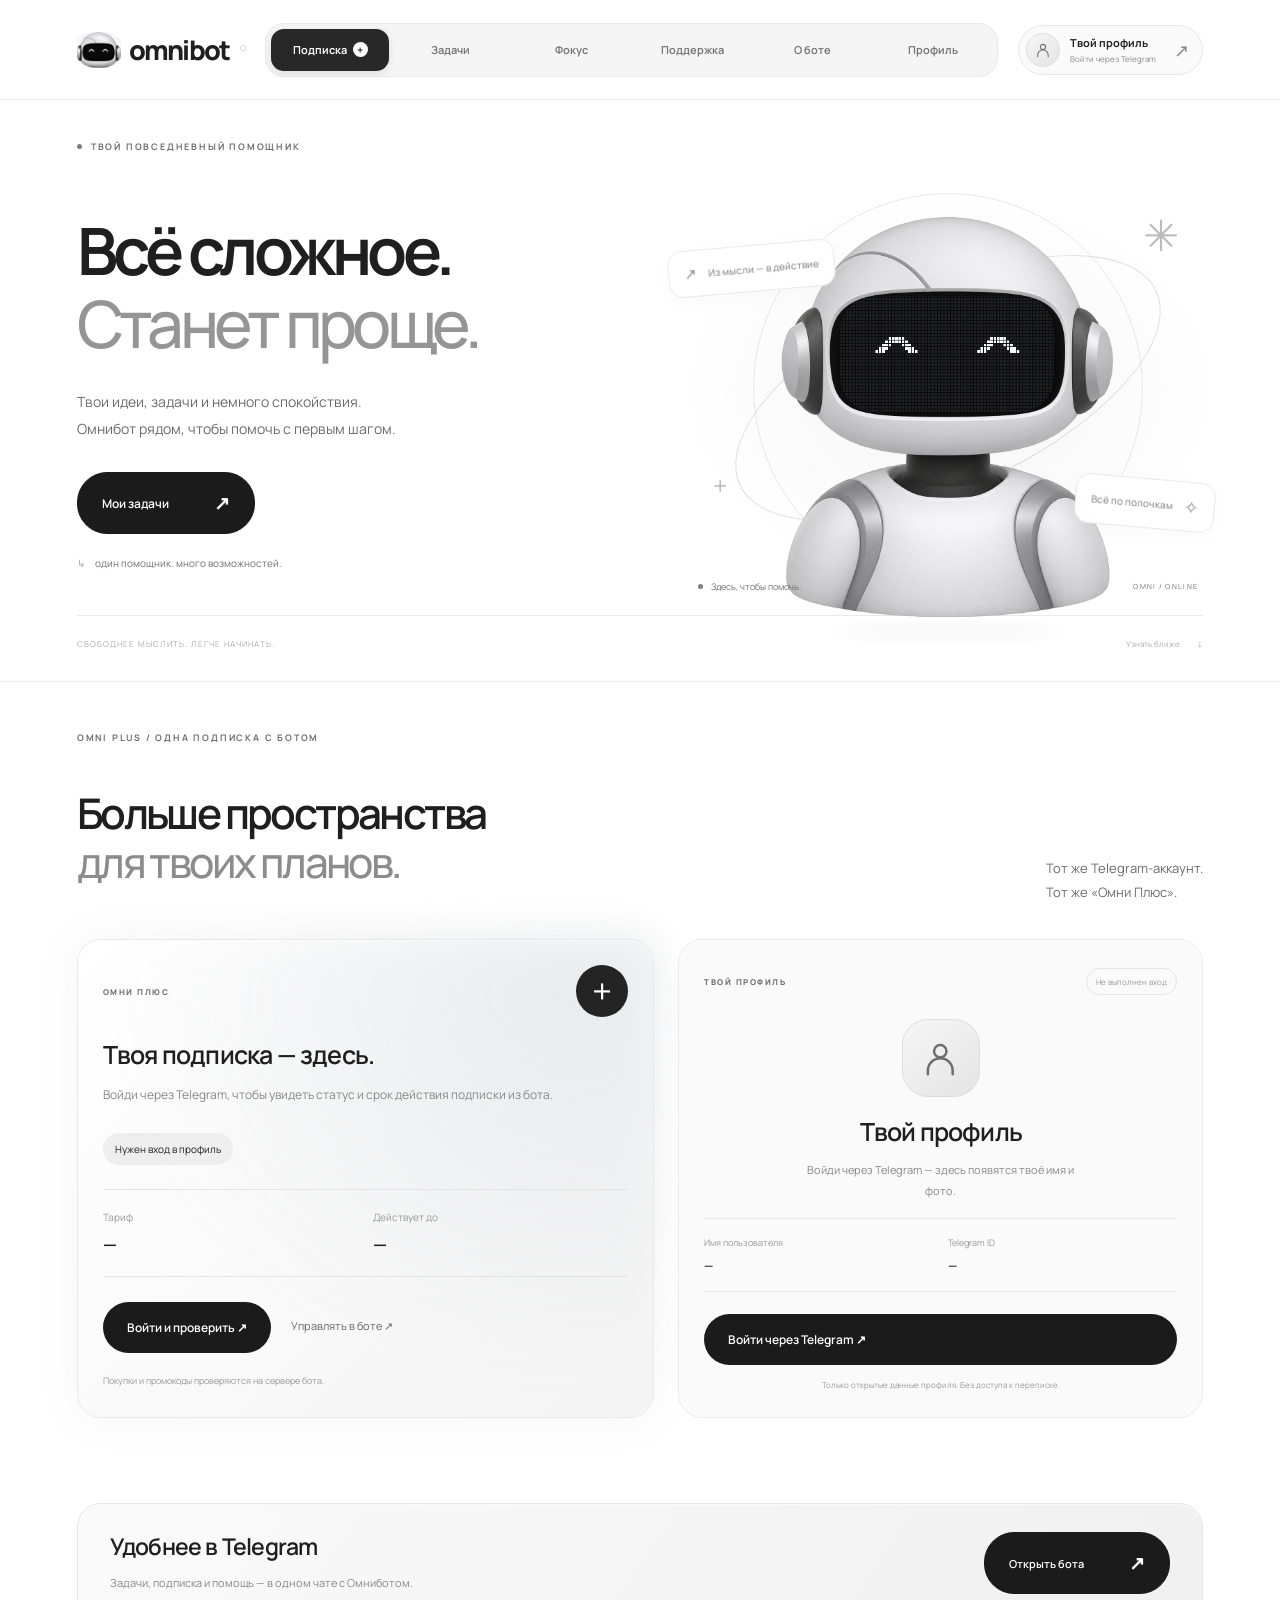
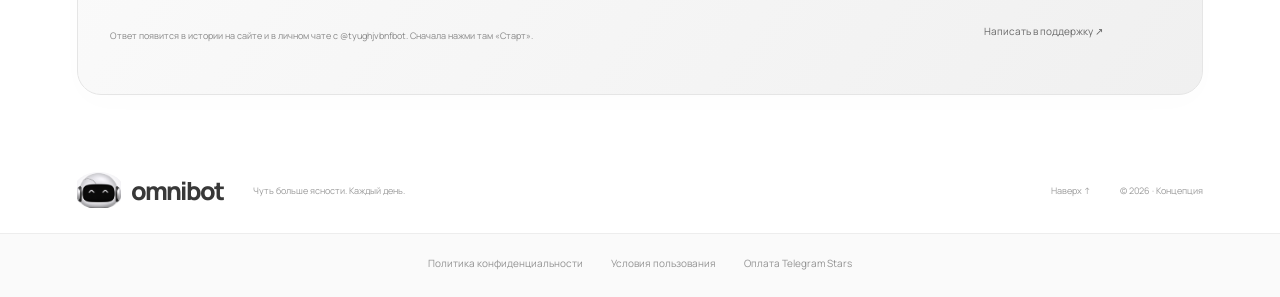
<file: index.html>
<!doctype html><html lang="ru"><head><meta charset="UTF-8"><meta name="viewport" content="width=device-width,initial-scale=1"><meta name="theme-color" content="#f7f7f8"><meta name="description" content="Omnibot — твой повседневный помощник. Доска дел, идеи и фокус в одном спокойном пространстве."><title>Omnibot — сложное станет проще</title><link rel="preconnect" href="https://fonts.googleapis.com"><link rel="preconnect" href="https://fonts.gstatic.com" crossorigin><link rel="stylesheet" href="https://fonts.googleapis.com/css2?family=Manrope:wght@400;500;600;700;800&display=swap"><link rel="stylesheet" href="style.css?v=omni-silent-11"><link rel="stylesheet" href="interactions.css?v=omni-silent-11"><link rel="stylesheet" href="profile.css?v=omni-silent-11"><link rel="stylesheet" href="account.css?v=omni-silent-11"><link rel="stylesheet" href="categories.css?v=omni-silent-11"><link rel="icon" type="image/png" href="assets/omnibot-avatar.png"><link rel="stylesheet" href="brand.css?v=omni-silent-11"></head><body><div class="reading-progress" aria-hidden="true"><span></span></div>
<header><a class="logo" href="#"><span class="mini-bot" aria-hidden="true"><img class="brand-robot-image" src="assets/omnibot-avatar.png" alt="" width="1254" height="1254"></span>omnibot<span class="logo-dot">○</span></a><nav id="mainNav" aria-label="Категории сайта"><a href="#subscription">Подписка <span class="nav-plus">+</span></a><a href="#action-lab">Задачи</a><a href="#focus">Фокус</a><a href="#support">Поддержка</a><a href="#possibilities">О боте</a><button id="navOpenProfile" type="button" aria-haspopup="dialog" aria-controls="profileDialog">Профиль</button></nav><button class="profile-trigger" id="profileTrigger" type="button" aria-haspopup="dialog" aria-controls="profileDialog" aria-label="Открыть личный профиль"><span class="profile-avatar profile-avatar-small" id="headerAvatar" aria-hidden="true"><svg viewBox="0 0 24 24" fill="none"><circle cx="12" cy="8" r="3.5"/><path d="M5 21v-2a7 7 0 0 1 14 0v2"/></svg></span><span class="profile-trigger-copy"><strong id="headerProfileName">Твой профиль</strong><small id="headerProfileStatus">Войти через Telegram</small></span><span class="profile-chevron" aria-hidden="true">↗</span></button><button class="menu-toggle" aria-expanded="false" aria-controls="mainNav" aria-label="Открыть меню"><span></span><span></span></button></header>
<main><section data-view="home" class="hero"><div class="eyebrow"><i></i> ТВОЙ ПОВСЕДНЕВНЫЙ ПОМОЩНИК</div><div class="hero-grid"><div class="hero-copy"><h1>Всё сложное.<br><span>Станет проще.</span></h1><p>Твои идеи, задачи и немного спокойствия.<br>Омнибот рядом, чтобы помочь с первым шагом.</p><a class="button" href="#action-lab">Мои задачи <span>↗</span></a><div class="hero-note"><span class="little-arrow">↳</span> один помощник. много возможностей.</div></div><div class="hero-art" id="heroArt"><div class="orbit orbit-one"></div><div class="orbit orbit-two"></div><div class="orbit-label label-one"><span class="orbit-label-icon">↗</span> Из мысли — в действие</div><div class="orbit-label label-two">Всё по полочкам <span>✧</span></div><button class="mascot robot-mascot" id="mascot" aria-label="Поздороваться с Омниботом"><span class="character-stage" role="img" aria-label="Белый робот Omnibot: улыбающиеся глаза и голова следуют за курсором"><img class="character-body" src="assets/omnibot.png" alt="" width="1122" height="1402" fetchpriority="high"><span class="character-head" aria-hidden="true"><img src="assets/omnibot.png" alt="" width="1122" height="1402"><svg class="character-eyes pixel-display" viewBox="0 0 1122 1402" aria-hidden="true"><defs><clipPath id="omniScreenClip"><rect x="232" y="345" width="652" height="353" rx="105"/></clipPath><pattern id="omniScreenPixels" width="10" height="10" patternUnits="userSpaceOnUse"><rect width="7.5" height="7.5" fill="#41464b"/></pattern></defs><g clip-path="url(#omniScreenClip)"><rect x="232" y="345" width="652" height="353" fill="#070809" opacity="1"/><rect x="232" y="345" width="652" height="353" fill="url(#omniScreenPixels)" opacity=".42"/>
<g class="tracking-iris" data-travel="45"><g class="pixel-eyes-open"><rect x="380" y="470" width="8" height="8"/><rect x="390" y="470" width="8" height="8"/><rect x="400" y="470" width="8" height="8"/><rect x="410" y="470" width="8" height="8"/><rect x="420" y="470" width="8" height="8"/><rect x="370" y="480" width="8" height="8"/><rect x="380" y="480" width="8" height="8"/><rect x="390" y="480" width="8" height="8"/><rect x="400" y="480" width="8" height="8"/><rect x="410" y="480" width="8" height="8"/><rect x="420" y="480" width="8" height="8"/><rect x="430" y="480" width="8" height="8"/><rect x="360" y="490" width="8" height="8"/><rect x="370" y="490" width="8" height="8"/><rect x="380" y="490" width="8" height="8"/><rect x="420" y="490" width="8" height="8"/><rect x="430" y="490" width="8" height="8"/><rect x="440" y="490" width="8" height="8"/><rect x="350" y="500" width="8" height="8"/><rect x="360" y="500" width="8" height="8"/><rect x="370" y="500" width="8" height="8"/><rect x="430" y="500" width="8" height="8"/><rect x="440" y="500" width="8" height="8"/><rect x="450" y="500" width="8" height="8"/><rect x="340" y="510" width="8" height="8"/><rect x="350" y="510" width="8" height="8"/><rect x="360" y="510" width="8" height="8"/><rect x="440" y="510" width="8" height="8"/><rect x="450" y="510" width="8" height="8"/><rect x="460" y="510" width="8" height="8"/></g><g class="pixel-eyes-blink"><rect x="345" y="460" width="8" height="8"/><rect x="355" y="460" width="8" height="8"/><rect x="365" y="460" width="8" height="8"/><rect x="375" y="470" width="8" height="8"/><rect x="385" y="470" width="8" height="8"/><rect x="395" y="470" width="8" height="8"/><rect x="405" y="480" width="8" height="8"/><rect x="415" y="480" width="8" height="8"/><rect x="425" y="480" width="8" height="8"/><rect x="435" y="490" width="8" height="8"/><rect x="445" y="490" width="8" height="8"/><rect x="455" y="490" width="8" height="8"/><rect x="405" y="500" width="8" height="8"/><rect x="415" y="500" width="8" height="8"/><rect x="425" y="500" width="8" height="8"/><rect x="375" y="510" width="8" height="8"/><rect x="385" y="510" width="8" height="8"/><rect x="395" y="510" width="8" height="8"/><rect x="345" y="520" width="8" height="8"/><rect x="355" y="520" width="8" height="8"/><rect x="365" y="520" width="8" height="8"/></g></g><g class="tracking-iris" data-travel="45"><g class="pixel-eyes-open"><rect x="690" y="470" width="8" height="8"/><rect x="700" y="470" width="8" height="8"/><rect x="710" y="470" width="8" height="8"/><rect x="720" y="470" width="8" height="8"/><rect x="730" y="470" width="8" height="8"/><rect x="680" y="480" width="8" height="8"/><rect x="690" y="480" width="8" height="8"/><rect x="700" y="480" width="8" height="8"/><rect x="710" y="480" width="8" height="8"/><rect x="720" y="480" width="8" height="8"/><rect x="730" y="480" width="8" height="8"/><rect x="740" y="480" width="8" height="8"/><rect x="670" y="490" width="8" height="8"/><rect x="680" y="490" width="8" height="8"/><rect x="690" y="490" width="8" height="8"/><rect x="730" y="490" width="8" height="8"/><rect x="740" y="490" width="8" height="8"/><rect x="750" y="490" width="8" height="8"/><rect x="660" y="500" width="8" height="8"/><rect x="670" y="500" width="8" height="8"/><rect x="680" y="500" width="8" height="8"/><rect x="740" y="500" width="8" height="8"/><rect x="750" y="500" width="8" height="8"/><rect x="760" y="500" width="8" height="8"/><rect x="650" y="510" width="8" height="8"/><rect x="660" y="510" width="8" height="8"/><rect x="670" y="510" width="8" height="8"/><rect x="750" y="510" width="8" height="8"/><rect x="760" y="510" width="8" height="8"/><rect x="770" y="510" width="8" height="8"/></g><g class="pixel-eyes-blink"><rect x="745" y="460" width="8" height="8"/><rect x="755" y="460" width="8" height="8"/><rect x="765" y="460" width="8" height="8"/><rect x="715" y="470" width="8" height="8"/><rect x="725" y="470" width="8" height="8"/><rect x="735" y="470" width="8" height="8"/><rect x="685" y="480" width="8" height="8"/><rect x="695" y="480" width="8" height="8"/><rect x="705" y="480" width="8" height="8"/><rect x="655" y="490" width="8" height="8"/><rect x="665" y="490" width="8" height="8"/><rect x="675" y="490" width="8" height="8"/><rect x="685" y="500" width="8" height="8"/><rect x="695" y="500" width="8" height="8"/><rect x="705" y="500" width="8" height="8"/><rect x="715" y="510" width="8" height="8"/><rect x="725" y="510" width="8" height="8"/><rect x="735" y="510" width="8" height="8"/><rect x="745" y="520" width="8" height="8"/><rect x="755" y="520" width="8" height="8"/><rect x="765" y="520" width="8" height="8"/></g></g></g></svg></span></span></button><div class="mascot-shadow"></div><span class="spark spark-one">✳</span><span class="spark spark-two">+</span><div class="art-caption"><span class="status-dot"></span><span id="botMood">Здесь, чтобы помочь.</span><span>OMNI / ONLINE</span></div></div></div><div class="hero-bottom"><span>СВОБОДНЕЕ МЫСЛИТЬ. ЛЕГЧЕ НАЧИНАТЬ.</span><a href="#possibilities">Узнать ближе <span>↓</span></a></div></section>
<section data-view="home" class="section account-services" id="subscription"><div class="section-label">OMNI PLUS / ОДНА ПОДПИСКА С БОТОМ</div><div class="section-heading"><h2>Больше пространства<br><em>для твоих планов.</em></h2><p>Тот же Telegram-аккаунт.<br>Тот же «Омни Плюс».</p></div><div class="service-grid"><article class="plus-card interactive-card"><div class="plus-particles" aria-hidden="true"><i style="--x:9%;--y:7%;--delay:-0.0s;--duration:5s"></i><i style="--x:46%;--y:30%;--delay:-0.7s;--duration:6s"></i><i style="--x:83%;--y:53%;--delay:-1.4s;--duration:7s"></i><i style="--x:20%;--y:76%;--delay:-2.0999999999999996s;--duration:8s"></i><i style="--x:57%;--y:99%;--delay:-2.8s;--duration:9s"></i><i style="--x:94%;--y:22%;--delay:-3.5s;--duration:5s"></i><i style="--x:31%;--y:45%;--delay:-4.199999999999999s;--duration:6s"></i><i style="--x:68%;--y:68%;--delay:-4.8999999999999995s;--duration:7s"></i><i style="--x:5%;--y:91%;--delay:-5.6s;--duration:8s"></i><i style="--x:42%;--y:14%;--delay:-6.3s;--duration:9s"></i><i style="--x:79%;--y:37%;--delay:-7.0s;--duration:5s"></i><i style="--x:16%;--y:60%;--delay:-7.699999999999999s;--duration:6s"></i><i style="--x:53%;--y:83%;--delay:-8.399999999999999s;--duration:7s"></i><i style="--x:90%;--y:6%;--delay:-9.1s;--duration:8s"></i><i style="--x:27%;--y:29%;--delay:-9.799999999999999s;--duration:9s"></i><i style="--x:64%;--y:52%;--delay:-10.5s;--duration:5s"></i><i style="--x:1%;--y:75%;--delay:-11.2s;--duration:6s"></i><i style="--x:38%;--y:98%;--delay:-11.899999999999999s;--duration:7s"></i></div><div class="card-top"><span class="card-kicker">ОМНИ ПЛЮС</span><span class="plus-orb" aria-hidden="true">+</span></div><h3 id="plusTitle">Твоя подписка — здесь.</h3><p id="plusDescription">Войди через Telegram, чтобы увидеть статус и срок действия подписки из бота.</p><div class="plus-status" id="plusStatus" role="status">Нужен вход в профиль</div><div class="plus-metrics"><div><span>Тариф</span><strong id="plusPlan">—</strong></div><div><span>Действует до</span><strong id="plusUntil">—</strong></div></div><div class="service-actions"><button class="button" id="refreshPlus" type="button">Войти и проверить <span>↗</span></button><a class="text-button" href="https://t.me/tyughjvbnfbot?startapp" target="_blank" rel="noopener noreferrer">Управлять в боте ↗</a></div><small id="plusChecked">Покупки и промокоды проверяются на сервере бота.</small></article><article class="account-profile-card interactive-card"><div class="card-top"><span class="card-kicker">ТВОЙ ПРОФИЛЬ</span><span class="profile-card-state" id="cardProfileState">Не выполнен вход</span></div><div class="profile-avatar profile-card-avatar" id="cardProfileAvatar" aria-hidden="true"></div><h3 id="cardProfileName">Твой профиль</h3><p id="cardProfileDescription">Войди через Telegram — здесь появятся твоё имя и фото.</p><div class="profile-card-details"><div><span>Имя пользователя</span><strong id="cardProfileUsername">—</strong></div><div><span>Telegram ID</span><strong id="cardProfileId">—</strong></div></div><button class="button" id="cardOpenProfile" type="button" aria-haspopup="dialog" aria-controls="profileDialog">Войти через Telegram <span>↗</span></button><small>Только открытые данные профиля. Без доступа к переписке.</small></article></div></section>

<div data-view="about" class="ticker" aria-hidden="true"><div>МЫСЛИ → ПЛАН <span>✳</span> ИДЕИ → ПЕРВЫЙ ШАГ <span>✳</span> ТВОЙ ТЕМП → ТВОЙ ФОКУС <span>✳</span> МЫСЛИ → ПЛАН <span>✳</span> ИДЕИ → ПЕРВЫЙ ШАГ <span>✳</span></div></div>
<section data-view="about" class="possibilities section" id="possibilities"><div class="section-label">01 / ПРОСТО. ПОНЯТНО. РЯДОМ.</div><div class="section-heading"><h2>Освободи место<br>для <em>важного.</em></h2><p>Иногда нужен не ещё один совет.<br>А кто-то, кто поможет начать.</p></div><div class="feature-list"><button class="feature active" data-category="action-lab"><span class="feature-num">01</span><div><h3>Из каши в голове — в план</h3><p>Разложим большую задачу на шаги, которые уже не пугают.</p></div><span class="feature-icon">↗</span></button><button class="feature" data-category="focus"><span class="feature-num">02</span><div><h3>Из «не понимаю» — в «дошло»</h3><p>Сложную тему — простыми словами и на понятном примере.</p></div><span class="feature-icon">↗</span></button><button class="feature" data-category="action-lab"><span class="feature-num">03</span><div><h3>Из чистого листа — в идею</h3><p>Когда вдохновение ушло пить кофе, начнём без него.</p></div><span class="feature-icon">↗</span></button></div></section>

<section data-view="tasks" class="section action-lab" id="action-lab"><div class="section-label">03 / МАЛЕНЬКИЕ ШАГИ. БОЛЬШИЕ ПЕРЕМЕНЫ.</div><div class="section-heading"><h2>Из головы —<br><em>в реальность.</em></h2><p>Выгрузи дела из головы.<br>Или поймай маленький импульс.</p></div><div class="lab-grid">
<div class="task-board interactive-card"><div class="card-top"><span class="card-kicker">ТВОЯ ДОСКА</span><span class="card-symbol" aria-hidden="true">↗</span></div><h3>Одно дело за раз.</h3><p class="card-description">Добавляй, выбирай главное и отмечай готовое.</p><form id="taskBoardForm"><label for="boardTask" class="sr-only">Новое дело</label><input id="boardTask" placeholder="Что нужно сделать?" maxlength="100" required autocomplete="off"><button aria-label="Добавить дело" type="submit">+</button></form><p class="task-access-status" id="taskAccessStatus" aria-live="polite">Бесплатные задачи: 0 / 3</p><div class="board-summary"><span id="boardCount" aria-live="polite">0 из 0 готово</span><span id="boardEncouragement">Начни с маленького</span></div><div class="board-progress" role="progressbar" aria-label="Выполненные дела" aria-valuemin="0" aria-valuemax="100" aria-valuenow="0"><span id="boardProgress"></span></div><ul id="taskList" aria-label="Список дел"></ul><p class="board-empty" id="boardEmpty">Здесь пока тихо. Добавь первое дело <span>↑</span></p><div class="board-bottom"><span>Сохраняется в этом браузере</span><button id="clearDone" type="button">Убрать готовое ↗</button></div></div>
<div class="impulse-card interactive-card"><div class="card-top"><span class="card-kicker">ГЕНЕРАТОР ПЕРВОГО ШАГА</span><span class="card-symbol impulse-star" aria-hidden="true">✳</span></div><h3>Застрял? Переключись.</h3><p class="card-description">Не знаешь, с чего начать? Омнибот подкинет ход.</p><div class="impulse-display" aria-live="polite" aria-atomic="true"><span class="impulse-number" id="impulseNumber">01 / 08</span><div class="impulse-icon" id="impulseIcon" aria-hidden="true">↗</div><h4 id="impulseTitle">Правило двух минут</h4><p id="impulseText">Найди дело, которое можно закончить за две минуты. И сделай его прямо сейчас.</p></div><div class="impulse-actions"><button class="button" id="shuffleImpulse" type="button">Другой ход <span>↻</span></button><button class="text-button" id="takeImpulse" type="button">Забрать на доску +</button></div></div>
</div></section>

<section data-view="focus" class="focus-section section" id="focus"><div class="section-label">04 / В ТВОЁМ ТЕМПЕ</div><div class="focus-grid"><div><h2>Время для<br><em>одного дела.</em></h2><p>Выбери одну задачу и дай ей немного времени.<br>Остальное подождёт. Правда.</p><div class="duration-options"><button class="chip selected" data-minutes="5">5 минут</button><button class="chip" data-minutes="15">15 минут</button><button class="chip" data-minutes="25">25 минут</button></div></div><div class="timer-panel"><svg class="timer-ring" viewBox="0 0 250 250" aria-hidden="true"><circle class="track" cx="125" cy="125" r="115"/><circle id="progressRing" cx="125" cy="125" r="115"/></svg><div class="timer-content"><span class="timer-label" id="timerLabel">ТВОЙ МАЛЕНЬКИЙ РЫВОК</span><div id="timer" role="timer">05:00</div><button class="timer-start" id="timerStart">Начать фокус ↗</button><button class="timer-reset" id="timerReset" aria-label="Сбросить таймер">Сбросить</button></div></div></div><div class="breathing-tool"><button class="breath-toggle" id="breathToggle" aria-expanded="false" aria-controls="breathPanel"><span>○</span> Сначала выдохнуть <span>+</span></button><div id="breathPanel" hidden><div class="breath-visual" aria-hidden="true"><span></span><span></span><b>✳</b></div><div><h3 id="breathInstruction" aria-live="polite">Минутка без спешки</h3><p>Мягкий вдох и выдох. Дыши в удобном ритме.</p><button class="chip" id="breathStart">Начать дыхание ↗</button></div></div></div></section>
<section data-view="support" class="section support-section" id="support"><div class="section-label">ТЕХПОДДЕРЖКА / МЫ РЯДОМ</div><div class="section-heading"><h2>Техподдержка.</h2><p>Напиши о проблеме.<br>Ответим здесь и в Telegram.</p></div><div class="service-grid support-form-grid"><form id="supportForm" class="support-card interactive-card"><label for="supportText">Что случилось?</label><textarea id="supportText" name="text" maxlength="3000" rows="5" placeholder="Что ты делал и что пошло не так?" required></textarea><div class="support-meta"><span>Только это обращение передаётся поддержке.</span><span id="supportCount">0 / 3000</span></div><button class="button" id="sendSupport" type="submit">Войти и написать <span>↗</span></button><p id="supportStatus" role="status">Войди через Telegram, чтобы получить ответ в чат с ботом.</p><div class="support-history-head"><strong>Мои обращения</strong><button id="refreshSupport" class="text-button" type="button">Обновить ↻</button></div><div id="supportHistory" aria-live="polite"><p>Войди, чтобы увидеть ответы поддержки.</p></div></form></div></section><section data-view="about" class="faq section"><div class="section-label">05 / ЕЩЁ ПАРА МОМЕНТОВ</div><h2>Без сложностей.</h2><details><summary>Где работает Омнибот?<span>+</span></summary><p>Омнибот работает в Telegram. На сайте доступны доска дел, генератор первого шага, таймер фокуса, подписка и техподдержка. Открыть бота можно по ссылке внизу любой категории.</p></details><details><summary>Что написать в первую очередь?<span>+</span></summary><p>Расскажи о конкретной задаче: что нужно сделать, к какому сроку и что мешает. Например: «Нужно подготовить презентацию на пятницу, но не знаю, с чего начать».</p></details><details><summary>Где хранятся мои дела?<span>+</span></summary><p>Доска дел сохраняется в этом браузере. Удалить дело можно кнопкой × рядом с ним. Подписка проверяется на сервере бота, а обращения и ответы поддержки доступны после входа через Telegram.</p></details></section>
<section data-view="about" class="final-cta"><span class="section-label">ТВОЙ ХОД</span><h2>Твой следующий<br><em>шаг — здесь.</em><span class="cta-star">✳</span></h2><a href="#action-lab" class="button">Начать с одного шага <span>↗</span></a></section><section class="section home-telegram" aria-label="Связаться в Telegram"><article class="support-info interactive-card"><span class="support-symbol" aria-hidden="true">↗</span><h3>Удобнее в Telegram</h3><p>Задачи, подписка и помощь — в одном чате с Омниботом.</p><a class="button" href="https://t.me/tyughjvbnfbot" target="_blank" rel="noopener noreferrer">Открыть бота <span>↗</span></a><a class="text-button" href="https://t.me/tyughjvbnfbot?start=support" target="_blank" rel="noopener noreferrer">Написать в поддержку ↗</a><p class="service-note">Ответ появится в истории на сайте и в личном чате с @tyughjvbnfbot. Сначала нажми там «Старт».</p></article></section></main><footer><a class="logo" href="#"><span class="mini-bot" aria-hidden="true"><img class="brand-robot-image" src="assets/omnibot-avatar.png" alt="" width="1254" height="1254"></span>omnibot</a><span>Чуть больше ясности. Каждый день.</span><a href="#">Наверх ↑</a><span>© 2026 · Концепция</span></footer><div class="legal-bottom"><div class="footer-legal" role="navigation" aria-label="Правовые документы"><a href="privacy.html">Политика конфиденциальности</a><a href="terms.html">Условия пользования</a><a href="stars.html">Оплата Telegram Stars</a></div></div><dialog id="taskUnlockDialog" class="task-unlock-dialog" aria-labelledby="taskUnlockTitle" aria-describedby="taskUnlockDescription"><button class="dialog-close" id="closeTaskUnlock" type="button" aria-label="Закрыть окно">×</button><div class="unlock-symbol" aria-hidden="true">↗</div><span class="card-kicker">ПРОДОЛЖИМ В TELEGRAM</span><h2 id="taskUnlockTitle">Больше места<br>для твоих дел.</h2><p id="taskUnlockDescription">Ты добавил 3 бесплатные задачи. Чтобы разблокировать больше, перейди в нашего Telegram-бота.</p><a class="button unlock-link" id="unlockTaskLink" href="https://t.me/tyughjvbnfbot" target="_blank" rel="noopener noreferrer">Перейти в Telegram <span>↗</span></a><span class="unlock-handle">@tyughjvbnfbot</span><button class="unlock-later" id="laterTaskUnlock" type="button">Пока остаться с тремя задачами</button></dialog><dialog class="profile-dialog" id="profileDialog" aria-labelledby="profileTitle" aria-describedby="profileDescription">
<button class="dialog-close" id="closeProfile" type="button" aria-label="Закрыть профиль">×</button>
<span class="card-kicker">ТВОЁ ПРОСТРАНСТВО</span>
<div class="profile-avatar profile-avatar-large" id="profileAvatar" aria-hidden="true"><svg viewBox="0 0 24 24" fill="none"><circle cx="12" cy="8" r="3.5"/><path d="M5 21v-2a7 7 0 0 1 14 0v2"/></svg></div>
<h2 id="profileTitle">Давай познакомимся.</h2>
<p id="profileDescription">Твоё имя и фото из Telegram — здесь, рядом с Омниботом.</p>
<div id="profileGuest"><div class="profile-permissions"><span>↗</span><div><strong>Только то, чем ты поделишься</strong><p>Имя, фото и имя пользователя. Без доступа к переписке и номеру телефона.</p></div></div>
<button class="button telegram-login" id="telegramLogin" type="button"><svg viewBox="0 0 24 24" aria-hidden="true"><path d="m21 4-3 16-6-5-3 3 1-5 8-6-10 5-5-2Z" fill="currentColor"/></svg>Войти через Telegram <span>↗</span></button>
<p class="profile-status" id="profileLoginStatus" role="status"></p></div>
<div id="profileMember" hidden><span class="profile-username" id="profileUsername"></span><span class="profile-telegram-id" id="profileTelegramId"></span><div class="profile-linked"><span>✓</span> Профиль из Telegram</div><a class="button" id="openTelegramProfile" target="_blank" rel="noopener noreferrer">Открыть мой Telegram <span>↗</span></a><button class="profile-logout" id="profileLogout" type="button">Выйти из профиля</button></div>
<p class="profile-local-note">Дела сохраняются в этом браузере.<br>Подписка и поддержка связаны с ботом.</p>
</dialog><div id="toast" role="status"></div><canvas id="confetti" aria-hidden="true"></canvas><div class="utility-dock"><a id="backTop" href="#" aria-label="Наверх" title="Наверх">↑</a></div><script src="script.js?v=omni-silent-11"></script><script src="interactions.js?v=omni-silent-11"></script><script src="profile.js?v=omni-silent-11"></script><script src="account.js?v=omni-silent-11"></script><script src="categories.js?v=omni-silent-11"></script></body></html>
</file>
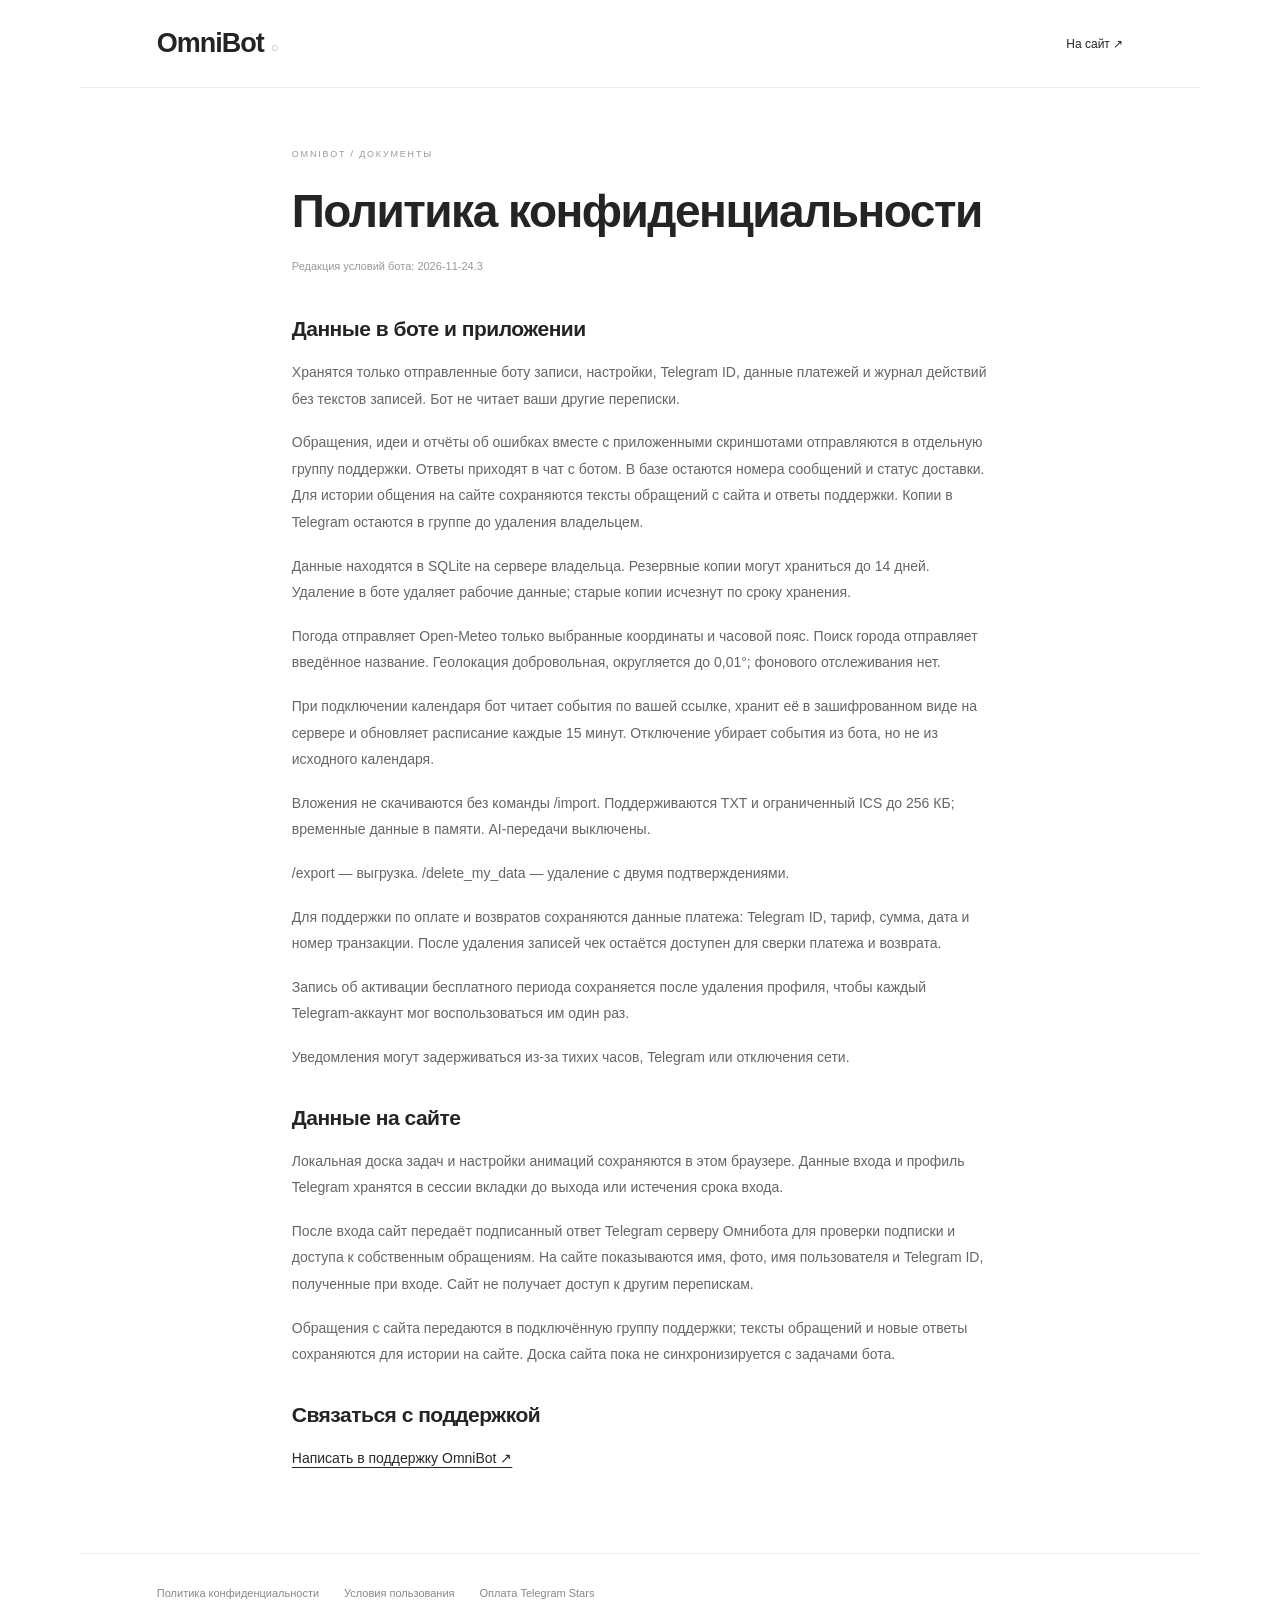
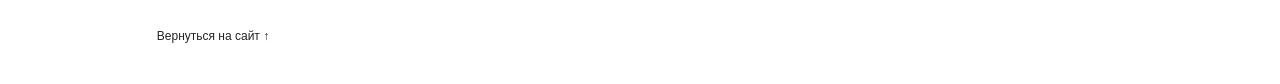
<file: privacy.html>
<!doctype html><html lang="ru"><head><meta charset="utf-8"><meta name="viewport" content="width=device-width,initial-scale=1"><title>Политика конфиденциальности — OmniBot</title><meta name="theme-color" content="#ffffff"><link rel="stylesheet" href="legal.css?v=omni-legal-8"></head><body><header><a class="legal-logo" href="./">OmniBot<span>○</span></a><a href="./">На сайт ↗</a></header><main><span class="legal-kicker">OMNIBOT / ДОКУМЕНТЫ</span><h1>Политика конфиденциальности</h1><p class="legal-version">Редакция условий бота: 2026-11-24.3</p><h2>Данные в боте и приложении</h2><p>Хранятся только отправленные боту записи, настройки, Telegram ID, данные платежей и журнал действий без текстов записей. Бот не читает ваши другие переписки.</p><p>Обращения, идеи и отчёты об ошибках вместе с приложенными скриншотами отправляются в отдельную группу поддержки. Ответы приходят в чат с ботом. В базе остаются номера сообщений и статус доставки. Для истории общения на сайте сохраняются тексты обращений с сайта и ответы поддержки. Копии в Telegram остаются в группе до удаления владельцем.</p><p>Данные находятся в SQLite на сервере владельца. Резервные копии могут храниться до 14 дней. Удаление в боте удаляет рабочие данные; старые копии исчезнут по сроку хранения.</p><p>Погода отправляет Open-Meteo только выбранные координаты и часовой пояс. Поиск города отправляет введённое название. Геолокация добровольная, округляется до 0,01°; фонового отслеживания нет.</p><p>При подключении календаря бот читает события по вашей ссылке, хранит её в зашифрованном виде на сервере и обновляет расписание каждые 15 минут. Отключение убирает события из бота, но не из исходного календаря.</p><p>Вложения не скачиваются без команды /import. Поддерживаются TXT и ограниченный ICS до 256 КБ; временные данные в памяти. AI-передачи выключены.</p><p>/export — выгрузка. /delete_my_data — удаление с двумя подтверждениями.</p><p>Для поддержки по оплате и возвратов сохраняются данные платежа: Telegram ID, тариф, сумма, дата и номер транзакции. После удаления записей чек остаётся доступен для сверки платежа и возврата.</p><p>Запись об активации бесплатного периода сохраняется после удаления профиля, чтобы каждый Telegram-аккаунт мог воспользоваться им один раз.</p><p>Уведомления могут задерживаться из-за тихих часов, Telegram или отключения сети.</p><h2>Данные на сайте</h2><p>Локальная доска задач и настройки анимаций сохраняются в этом браузере. Данные входа и профиль Telegram хранятся в сессии вкладки до выхода или истечения срока входа.</p><p>После входа сайт передаёт подписанный ответ Telegram серверу Омнибота для проверки подписки и доступа к собственным обращениям. На сайте показываются имя, фото, имя пользователя и Telegram ID, полученные при входе. Сайт не получает доступ к другим перепискам.</p><p>Обращения с сайта передаются в подключённую группу поддержки; тексты обращений и новые ответы сохраняются для истории на сайте. Доска сайта пока не синхронизируется с задачами бота.</p><h2>Связаться с поддержкой</h2><p><a href="https://t.me/tyughjvbnfbot?start=support" target="_blank" rel="noopener noreferrer">Написать в поддержку OmniBot ↗</a></p></main><footer><nav class="footer-legal" aria-label="Правовые документы"><a href="privacy.html">Политика конфиденциальности</a><a href="terms.html">Условия пользования</a><a href="stars.html">Оплата Telegram Stars</a></nav><a class="back-link" href="./">Вернуться на сайт ↑</a></footer></body></html>
</file>
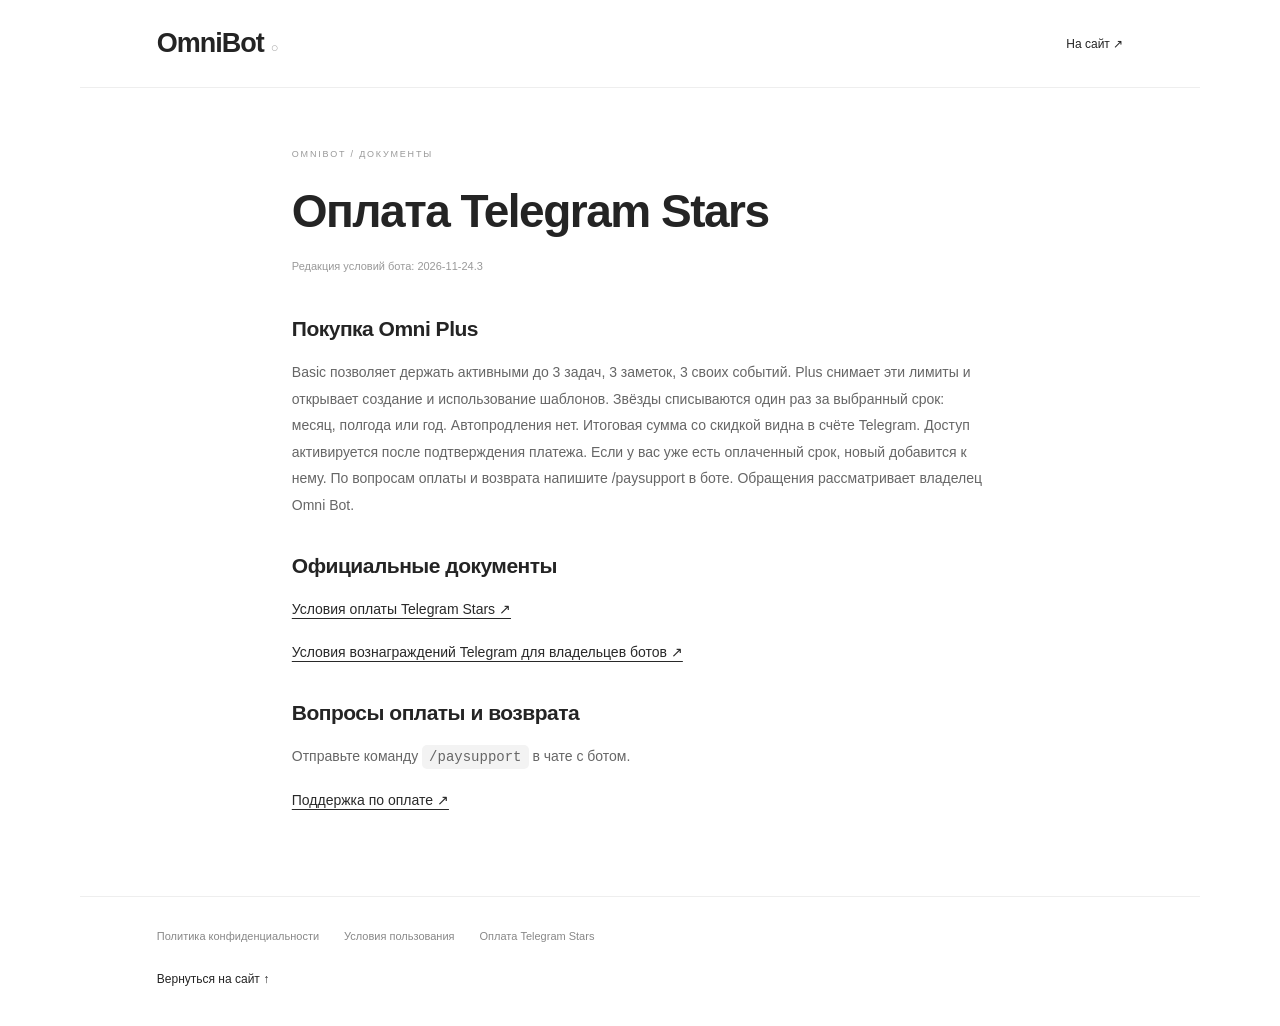
<file: stars.html>
<!doctype html><html lang="ru"><head><meta charset="utf-8"><meta name="viewport" content="width=device-width,initial-scale=1"><title>Оплата Telegram Stars — OmniBot</title><meta name="theme-color" content="#ffffff"><link rel="stylesheet" href="legal.css?v=omni-legal-8"></head><body><header><a class="legal-logo" href="./">OmniBot<span>○</span></a><a href="./">На сайт ↗</a></header><main><span class="legal-kicker">OMNIBOT / ДОКУМЕНТЫ</span><h1>Оплата Telegram Stars</h1><p class="legal-version">Редакция условий бота: 2026-11-24.3</p><h2>Покупка Omni Plus</h2><p>Basic позволяет держать активными до 3 задач, 3 заметок, 3 своих событий. Plus снимает эти лимиты и открывает создание и использование шаблонов. Звёзды списываются один раз за выбранный срок: месяц, полгода или год. Автопродления нет. Итоговая сумма со скидкой видна в счёте Telegram. Доступ активируется после подтверждения платежа. Если у вас уже есть оплаченный срок, новый добавится к нему. По вопросам оплаты и возврата напишите /paysupport в боте. Обращения рассматривает владелец Omni Bot.</p><h2>Официальные документы</h2><p><a href="https://telegram.org/tos/stars" target="_blank" rel="noopener noreferrer">Условия оплаты Telegram Stars ↗</a></p><p><a href="https://telegram.org/tos/bot-developers#6-2-4-rewards-for-stars" target="_blank" rel="noopener noreferrer">Условия вознаграждений Telegram для владельцев ботов ↗</a></p><h2>Вопросы оплаты и возврата</h2><p>Отправьте команду <code>/paysupport</code> в чате с ботом.</p><p><a href="https://t.me/tyughjvbnfbot?start=paysupport" target="_blank" rel="noopener noreferrer">Поддержка по оплате ↗</a></p></main><footer><nav class="footer-legal" aria-label="Правовые документы"><a href="privacy.html">Политика конфиденциальности</a><a href="terms.html">Условия пользования</a><a href="stars.html">Оплата Telegram Stars</a></nav><a class="back-link" href="./">Вернуться на сайт ↑</a></footer></body></html>
</file>
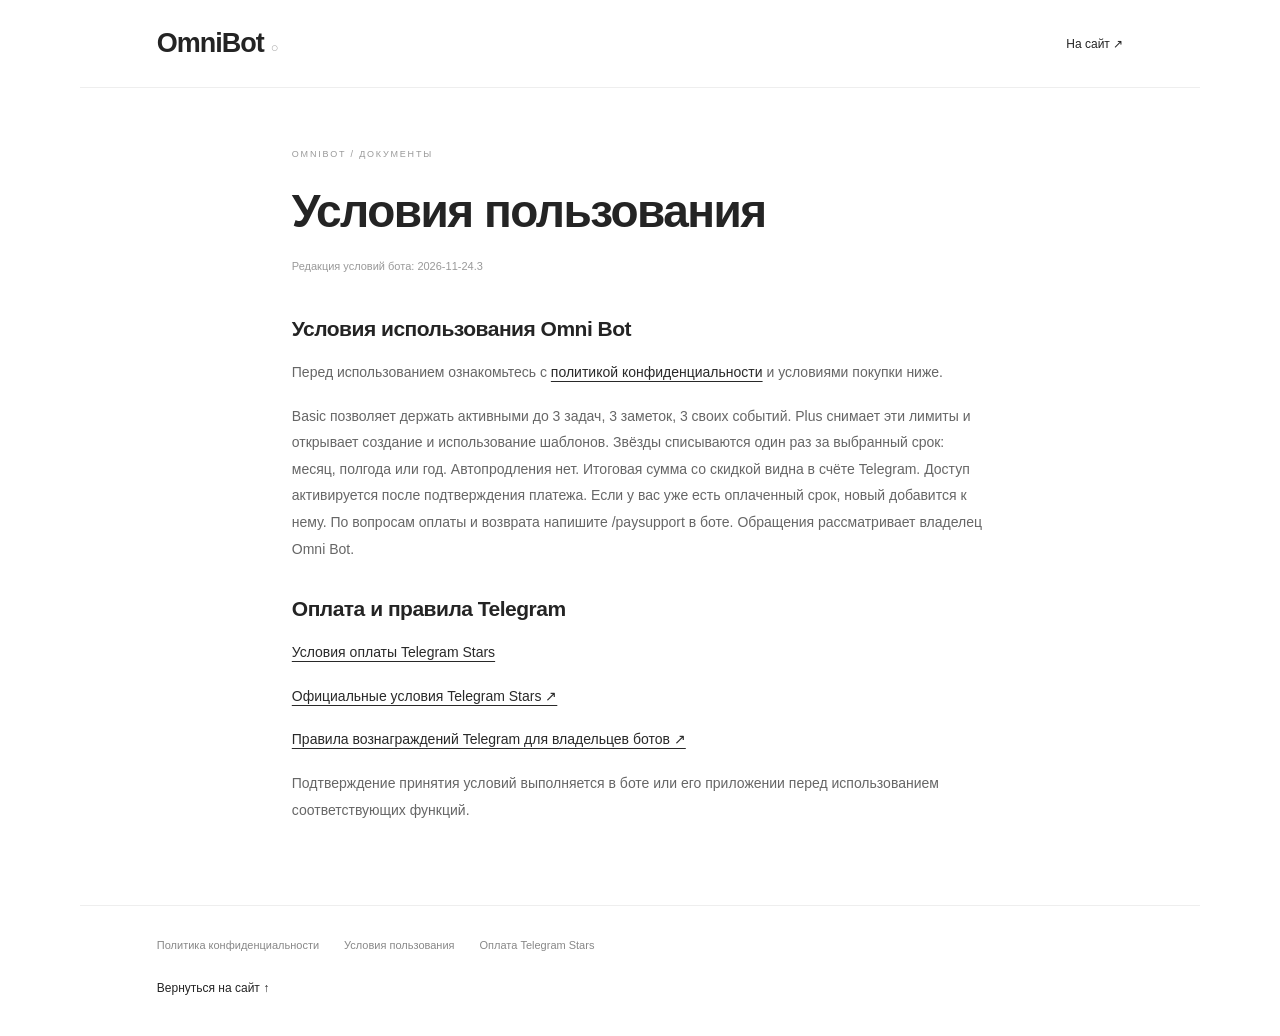
<file: terms.html>
<!doctype html><html lang="ru"><head><meta charset="utf-8"><meta name="viewport" content="width=device-width,initial-scale=1"><title>Условия пользования — OmniBot</title><meta name="theme-color" content="#ffffff"><link rel="stylesheet" href="legal.css?v=omni-legal-8"></head><body><header><a class="legal-logo" href="./">OmniBot<span>○</span></a><a href="./">На сайт ↗</a></header><main><span class="legal-kicker">OMNIBOT / ДОКУМЕНТЫ</span><h1>Условия пользования</h1><p class="legal-version">Редакция условий бота: 2026-11-24.3</p><h2>Условия использования Omni Bot</h2><p>Перед использованием ознакомьтесь с <a href="privacy.html">политикой конфиденциальности</a> и условиями покупки ниже.</p><p>Basic позволяет держать активными до 3 задач, 3 заметок, 3 своих событий. Plus снимает эти лимиты и открывает создание и использование шаблонов. Звёзды списываются один раз за выбранный срок: месяц, полгода или год. Автопродления нет. Итоговая сумма со скидкой видна в счёте Telegram. Доступ активируется после подтверждения платежа. Если у вас уже есть оплаченный срок, новый добавится к нему. По вопросам оплаты и возврата напишите /paysupport в боте. Обращения рассматривает владелец Omni Bot.</p><h2>Оплата и правила Telegram</h2><p><a href="stars.html">Условия оплаты Telegram Stars</a></p><p><a href="https://telegram.org/tos/stars" target="_blank" rel="noopener noreferrer">Официальные условия Telegram Stars ↗</a></p><p><a href="https://telegram.org/tos/bot-developers#6-2-4-rewards-for-stars" target="_blank" rel="noopener noreferrer">Правила вознаграждений Telegram для владельцев ботов ↗</a></p><p>Подтверждение принятия условий выполняется в боте или его приложении перед использованием соответствующих функций.</p></main><footer><nav class="footer-legal" aria-label="Правовые документы"><a href="privacy.html">Политика конфиденциальности</a><a href="terms.html">Условия пользования</a><a href="stars.html">Оплата Telegram Stars</a></nav><a class="back-link" href="./">Вернуться на сайт ↑</a></footer></body></html>
</file>
<file: style.css>
:root{--red:#1b1b1b;--ink:#191919;--muted:#777777;--line:#eaeaea;--soft:#f6f6f6;--surface:#f0f0f0;--radius:24px}*{box-sizing:border-box}html{scroll-behavior:smooth;scroll-padding-top:100px}body{margin:0;background:#ffffff;color:var(--ink);font-family:Manrope,Arial,sans-serif;-webkit-font-smoothing:antialiased}button,input{font:inherit}button,a{-webkit-tap-highlight-color:transparent;touch-action:manipulation}button{cursor:pointer}a{color:inherit;text-decoration:none}button,input,a,summary{outline-offset:5px;outline-color:#282828}header{height:100px;max-width:1440px;margin:auto;padding:0 6%;display:flex;align-items:center;gap:22px;border-bottom:1px solid var(--line)}.logo{display:flex;align-items:center;gap:10px;font-size:29px;font-weight:800;letter-spacing:-1.8px}.logo-dot{font-size:14px;color:#b8b8b8;align-self:flex-start;margin:7px 0 0 2px}.mini-bot{width:34px;height:28px;border-radius:10px;background:#262626;display:inline-flex;align-items:center;justify-content:center;gap:6px;flex-shrink:0;box-shadow:0 0 0 4px #eeeeee;position:relative}.mini-bot i{width:8px;height:5px;border-top:2px solid white;border-radius:9px 9px 0 0;display:block}.mini-bot:before,.mini-bot:after{content:'';height:12px;width:3px;border-radius:3px;background:#bebebe;position:absolute;top:8px}.mini-bot:before{left:-4px}.mini-bot:after{right:-4px}nav{margin:auto;display:flex;gap:28px;font-size:11px;font-weight:600}.small-cta{padding:14px 20px;background:#f3f3f3;border:1px solid #eeeeee;border-radius:30px;font-size:11px;font-weight:700;white-space:nowrap}.small-cta span{margin-left:20px}.sound{border:0;background:white;color:#5a5a5a;font-size:22px}.hero,.section{max-width:1440px;margin:auto;padding:65px 6%}.eyebrow,.section-label{font-size:9px;font-weight:700;letter-spacing:1.8px;color:#7c7c7c}.eyebrow{display:flex;gap:9px;align-items:center}.eyebrow i,.status-dot{display:inline-block;width:5px;height:5px;border-radius:50%;background:#7e7e7e}.hero-grid{display:grid;grid-template-columns:1.13fr 1fr;gap:40px;align-items:center;margin-top:30px}.hero h1{font-size:clamp(55px,5.1vw,76px);font-weight:700;letter-spacing:-4.7px;line-height:1.12;margin:18px 0 28px}.hero h1 span{color:#8a8a8a;font-weight:500}.hero p,.intro,.focus-section p{font-size:14px;line-height:1.9;color:#797979;margin:0 0 30px}.button{display:inline-flex;align-items:center;justify-content:space-between;gap:45px;min-height:54px;padding:17px 24px;background:#1b1b1b;color:white;border:1px solid #1b1b1b;border-radius:30px;font-size:12px;font-weight:600;transition:transform .25s,box-shadow .25s}.button:hover{transform:translateY(-3px);box-shadow:0 8px 25px #00000012}.button span{font-size:19px}.hero-note{font-size:10px;color:#989898;margin-top:20px}.little-arrow{color:#a6a6a6;margin-right:8px}.hero-art{position:relative;height:475px;display:grid;place-items:center;isolation:isolate}.hero-art:before{content:'';position:absolute;inset:5% 0;border-radius:50%;background:radial-gradient(ellipse,#f0f0f0 0,#f9f9f9 45%,#ffffff00 70%);z-index:-2}.orbit{position:absolute;width:390px;height:390px;border:1px solid #e7e7e7;border-radius:50%;z-index:-1}.orbit-one:after{content:'';position:absolute;top:53px;left:37px;width:7px;height:7px;border-radius:50%;background:#cacaca;box-shadow:0 0 0 6px #f7f7f7}.orbit-two{width:460px;height:200px;border:1px solid #d1d1d1;transform:rotate(-25deg);opacity:.6}.mascot{position:relative;background:none;border:0;isolation:isolate;padding:0;width:390px;height:440px;max-width:100%;transition:scale .3s}.mascot:hover{scale:1.015}.mascot:active{scale:.98}.character-stage{position:absolute;inset:0;display:block;pointer-events:none;aspect-ratio:1122/1402;max-width:100%;margin:auto}.character-body,.character-head,.character-head>img,.character-eyes{position:absolute;inset:0;width:100%;height:100%;display:block}.character-body{object-fit:contain;clip-path:inset(58% 0 0)}.character-head{transform-origin:50% 63%;will-change:transform}.character-head>img{object-fit:contain;clip-path:inset(0 0 35%)}.character-eyes{overflow:visible}.tracking-iris{will-change:transform}.character-stamp{display:none}.robot-smile-eye{fill:none;stroke:white;stroke-width:25;stroke-linecap:round;stroke-linejoin:round;filter:drop-shadow(0 0 8px #ffffff55)}.robot-eye-lid{transform-box:fill-box;transform-origin:center;animation:robotBlink 7s 3s infinite}.mascot-shadow{position:absolute;width:230px;height:17px;background:#2727270a;border-radius:50%;bottom:20px;filter:blur(7px);z-index:-1}.orbit-label{position:absolute;z-index:3;background:#ffffffee;backdrop-filter:blur(8px);border:1px solid #eaeaea;padding:12px 15px;border-radius:12px;box-shadow:0 5px 20px #26262606;font-size:10px;font-weight:500;display:flex;gap:11px;align-items:center;color:#717171}.orbit-label span{font-size:15px}.label-one{top:58px;left:-28px;transform:rotate(-5deg)}.label-two{top:280px;right:-15px;transform:rotate(5deg)}.spark{position:absolute;z-index:2;color:#bbbbbb;line-height:1}.spark-one{top:30px;right:24px;font-size:45px;animation:spin 30s linear infinite}.spark-two{bottom:90px;left:20px;font-size:25px}.art-caption{display:flex;gap:8px;align-items:center;position:absolute;bottom:0;left:10px;right:10px;font-size:9px;color:#959595}.art-caption>span:last-child{margin-left:auto;font-size:7px;letter-spacing:1.3px}.hero-bottom{display:flex;justify-content:space-between;gap:20px;border-top:1px solid var(--line);padding-top:22px;margin-top:45px;color:#979797;font-size:8px;letter-spacing:1px}.hero-bottom a{letter-spacing:0}.hero-bottom a span{margin-left:15px}.ticker{background:#f5f5f5;color:#818181;border-top:1px solid #f0f0f0;border-bottom:1px solid #f0f0f0;padding:19px 0;margin:15px 0 10px;overflow:hidden}.ticker div{width:max-content;font-size:12px;font-weight:500;letter-spacing:2px;animation:marquee 45s linear infinite}.ticker span{padding:0 45px;color:#acacac}.section{padding-top:95px;padding-bottom:95px}.section-heading{display:flex;align-items:end;justify-content:space-between;gap:40px;margin:30px 0 40px}h2{font-size:clamp(36px,4vw,56px);font-weight:600;letter-spacing:-2.6px;line-height:1.15;margin:25px 0}em{font-style:normal;color:#8c8c8c;font-weight:500}.section-heading p{font-size:13px;line-height:1.85;color:#8f8f8f;margin:0 0 7px}.feature-list{display:grid;grid-template-columns:repeat(3,minmax(0,1fr));gap:16px}.feature{display:flex;flex-direction:column;align-items:start;position:relative;text-align:left;background:#f8f8f8;border:1px solid #f1f1f1;border-radius:20px;padding:27px;gap:30px;color:var(--ink);min-width:0;min-height:240px;transition:background .3s,transform .3s}.feature-num{font-size:10px;letter-spacing:1px;color:#989898}.feature h3{font-size:21px;letter-spacing:-.6px;line-height:1.4;margin:0 0 15px;font-weight:600}.feature p{font-size:12px;color:#8d8d8d;line-height:1.9;margin:0}.feature-icon{position:absolute;right:26px;top:23px;font-size:23px;color:#a2a2a2}.feature:hover{background:#f2f2f2;transform:translateY(-5px)}.playground{background:#f7f7f7;border-radius:32px;max-width:calc(1440px - 50px);width:calc(100% - 50px);padding:70px max(35px,calc((100vw - 1260px)/2));border:1px solid #f1f1f1}.play-grid,.focus-grid{display:grid;grid-template-columns:1fr 1fr;gap:9%;align-items:center;margin-top:25px}.scenarios{display:flex;flex-wrap:wrap;gap:9px;max-width:390px;margin:25px 0}.chip{min-height:42px;padding:10px 15px;border:1px solid #e2e2e2;background:#ffffff;border-radius:30px;font-size:11px;color:#767676;transition:.25s;font-weight:500}.chip:hover{border-color:#a9a9a9;transform:translateY(-2px)}.chip.selected{background:#272727;color:white;border-color:#272727}.demo-note{font-size:8px;letter-spacing:1.3px;margin-top:32px;line-height:2;color:#7a7a7a}.demo-note span{font-size:10px;letter-spacing:0;color:#a0a0a0}.chat{background:white;border:1px solid #eaeaea;border-radius:22px;box-shadow:0 12px 45px #25252507;overflow:hidden;min-width:0}.chat-head{display:flex;align-items:center;gap:13px;padding:20px;border-bottom:1px solid #f2f2f2}.chat-head strong{font-size:13px;font-weight:700}.chat-head small{display:block;font-size:9px;color:#9f9f9f;margin-top:4px}.chat-head i{display:inline-block;width:4px;height:4px;background:#999999;border-radius:50%;margin-right:5px}.chat-head button{border:0;background:none;margin-left:auto;font-size:25px;color:#acacac;min-width:40px;min-height:40px}.messages{height:300px;overflow:auto;padding:20px;display:flex;flex-direction:column;gap:14px;scroll-behavior:auto;overscroll-behavior-y:auto}.message{max-width:93%;padding:13px 16px;background:#f4f4f4;border-radius:3px 16px 16px 16px;font-size:12px;line-height:1.85;color:#626262;animation:messageIn .35s}.message.user{align-self:flex-end;background:#343434;color:#f9f9f9;border-radius:16px 3px 16px 16px}.message strong{font-weight:700}#chatForm{display:flex;gap:6px;border:1px solid #e8e8e8;background:#fbfbfb;border-radius:28px;padding:6px;margin:8px 17px}#chatForm:focus-within{border-color:#969696}#taskInput{width:100%;min-width:0;background:none;border:0;outline:0;padding:9px 10px;font-size:12px}#chatForm button{background:#2b2b2b;color:#ffffff;border:0;width:37px;min-height:37px;border-radius:50%;flex-shrink:0;font-size:22px}.chat-foot{font-size:8px;color:#a6a6a6;text-align:center;padding:5px 0 18px}.duration-options{display:flex;gap:9px;flex-wrap:wrap;margin-top:25px}.timer-panel{position:relative;width:300px;height:300px;display:grid;place-items:center;justify-self:center}.timer-ring{position:absolute;width:100%;height:100%;transform:rotate(-90deg);overflow:visible}.timer-ring circle{fill:none;stroke:#5d5d5d;stroke-width:1.2;stroke-dasharray:722.6;stroke-dashoffset:0;transition:stroke-dashoffset 1s linear}.timer-ring .track{stroke:#eaeaea;stroke-dasharray:none;stroke-width:1}.timer-content{position:relative;text-align:center}.timer-label{font-size:8px;letter-spacing:1px;color:#979797}#timer{font-size:65px;font-variant-numeric:tabular-nums;font-weight:500;letter-spacing:-3px;line-height:1.5}.timer-start{background:#2b2b2b;color:#ffffff;border:0;padding:12px 20px;border-radius:30px;font-size:11px;min-height:42px}.timer-reset{display:block;background:none;border:0;color:#9f9f9f;margin:8px auto 0;font-size:10px;min-height:34px}.focus-section{border-top:1px solid var(--line)}.faq{max-width:1100px;border-top:1px solid var(--line)}details{border-bottom:1px solid var(--line)}summary{display:flex;justify-content:space-between;gap:20px;list-style:none;cursor:pointer;font-size:15px;font-weight:500;padding:25px 0}summary::-webkit-details-marker{display:none}summary span{font-size:22px;color:#acacac;transition:transform .25s}details[open] summary span{transform:rotate(45deg)}details p{color:#909090;font-size:13px;line-height:1.9;margin:0 0 25px;max-width:700px}.final-cta{text-align:center;padding:85px 20px 95px;background:#f6f6f6;border-top:1px solid #f0f0f0}.final-cta h2{font-size:clamp(48px,5.2vw,72px);position:relative;display:table;margin:30px auto;letter-spacing:-3px}.cta-star{position:absolute;font-size:48px;right:-75px;top:-5px;color:#bcbcbc;animation:spin 30s linear infinite}footer{display:flex;align-items:center;gap:30px;padding:32px 6%;margin:auto;max-width:1440px;font-size:9px;color:#9a9a9a}footer .logo{font-size:25px;color:#383838}footer>span:nth-child(2){margin-right:auto}.sr-only{position:absolute;height:1px;width:1px;overflow:hidden;clip:rect(0,0,0,0)}#toast{position:fixed;bottom:80px;left:50%;transform:translate(-50%,20px);background:#ffffffee;border:1px solid #e3e3e3;border-radius:14px;padding:15px 23px;font-size:12px;color:#6f6f6f;box-shadow:0 8px 30px #31313110;opacity:0;pointer-events:none;transition:.3s;z-index:40;max-width:90%;text-align:center}#toast.show{opacity:1;transform:translate(-50%,0)}#confetti{position:fixed;inset:0;width:100%;height:100%;z-index:35;pointer-events:none}.reveal{opacity:0;transform:translateY(20px);transition:opacity .7s,transform .7s}.reveal.visible{opacity:1;transform:none}@keyframes spin{to{rotate:360deg}}@keyframes marquee{to{transform:translateX(-50%)}}@keyframes messageIn{from{opacity:0;transform:translateY(10px)}to{opacity:1;transform:none}}@keyframes robotBlink{0%,2%,4%,100%{transform:scaleY(1)}1%,3%{transform:scaleY(.08)}}
@media(max-width:1099px){header{gap:13px}nav{gap:17px}.logo{font-size:26px}.hero-grid{gap:20px}.hero h1{font-size:clamp(48px,5.5vw,65px);letter-spacing:-3.6px}.hero-art{height:420px}.mascot{height:390px;width:315px}.orbit{width:310px;height:310px}.orbit-two{width:350px;height:170px}.label-one{left:-8px;top:38px;font-size:9px}.label-two{right:-10px;top:260px;font-size:9px}.feature{padding:22px}.feature h3{font-size:18px}.playground{padding:60px 5%}.play-grid{gap:5%}}
@media(max-width:760px){header{height:76px;padding:0 6%;gap:10px}.logo{font-size:25px}.small-cta{margin-left:auto;font-size:10px;padding:12px 15px}.small-cta span{margin-left:12px}nav{display:none}.hero{padding:35px 6% 45px}.hero-grid{grid-template-columns:1fr;gap:25px;margin-top:25px}.hero h1{font-size:clamp(40px,10.5vw,65px);letter-spacing:-2.8px;margin:14px 0 24px}.hero p{font-size:13px}.hero-note{font-size:9px}.hero-art{height:385px;width:100%;max-width:430px;margin:10px auto 0}.mascot{height:355px;width:285px}.orbit{width:min(310px,85vw);height:min(310px,85vw)}.orbit-two{width:min(355px,92vw);height:160px}.label-one{top:26px;left:0}.label-two{top:242px;right:0}.spark-one{font-size:36px;right:14px;top:15px}.spark-two{left:10px;bottom:80px}.art-caption{left:0;right:0;font-size:8px}.hero-bottom{margin-top:30px;font-size:7px;line-height:1.9}.hero-bottom>span{max-width:50%}.hero-bottom a{text-align:right}.ticker{padding:16px 0}.ticker div{font-size:10px}.section{padding:65px 6%}.section-label,.eyebrow{font-size:8px;letter-spacing:1.2px}h2{font-size:38px;letter-spacing:-1.8px}.section-heading{display:block;margin:25px 0 30px}.section-heading p{margin-top:20px}.feature-list{grid-template-columns:1fr;gap:12px}.feature{min-height:0;gap:20px;padding:23px;border-radius:18px}.feature h3{font-size:20px;margin-bottom:10px}.feature p{font-size:12px}.feature-icon{top:20px;right:22px}.playground{width:calc(100% - 24px);border-radius:24px;padding:50px 6%;max-width:none}.play-grid,.focus-grid{grid-template-columns:1fr;gap:35px}.scenarios{max-width:none}.chip{font-size:12px;min-height:44px}.intro{font-size:13px}.messages{height:300px;max-height:50svh}.message{font-size:13px}#taskInput{font-size:16px}#chatForm button{min-height:42px;width:42px}.chat-head strong{font-size:14px}.chat-head small{font-size:10px}.timer-panel{width:280px;height:280px}.duration-options{gap:8px}.final-cta h2{font-size:clamp(37px,9.4vw,60px);letter-spacing:-2.5px}.cta-star{right:-25px;font-size:29px;top:-15px}footer{flex-wrap:wrap;gap:20px;padding-bottom:80px}footer>span:nth-child(2){display:none}footer>span:last-child{margin-left:auto}.hero-art:before{inset:0 -4%}.sound{min-width:36px}.button{min-height:52px}.hero h1 span{display:inline-block}}
@media(prefers-reduced-motion:reduce){html{scroll-behavior:auto}*,*:before,*:after{animation:none!important;transition:none!important}.reveal{opacity:1;transform:none}.character-head,.tracking-iris{transform:none!important;will-change:auto}.robot-eye-lid{transform:none!important}}
</file>
<file: interactions.css>
/* Motion is decorative; every control also works with touch and keyboard. */
html{scroll-padding-top:100px;overflow-x:clip}body{overflow-x:clip}main,section,.hero-copy,.hero-art,.play-grid>div,.focus-grid>div{min-width:0}button,a,input,summary{outline-color:var(--red)}button:focus-visible,a:focus-visible,summary:focus-visible{outline:2px solid var(--red);outline-offset:5px}header{position:relative;z-index:10;background:#ffffff}nav a{position:relative;padding:14px 0;white-space:nowrap}nav a:after{content:'';position:absolute;bottom:5px;left:0;right:0;height:2px;background:var(--red);transform:scaleX(0);transform-origin:left;transition:transform .25s}nav a:hover:after,nav a.current:after{transform:scaleX(1)}nav a.current{color:var(--red)}.sound{min-width:44px;min-height:44px;border-radius:50%;transition:background .2s}.sound:hover{background:#f1f1f1}.reading-progress{position:fixed;inset:0 0 auto;height:3px;z-index:50;pointer-events:none}.reading-progress>span{display:block;height:100%;width:100%;background:var(--red);transform:scaleX(0);transform-origin:left;will-change:transform}.menu-toggle{display:none}.hero-copy>:nth-child(1){animation:riseIn .8s both}.hero-copy>:nth-child(2){animation:riseIn .8s .1s both}.hero-copy>:nth-child(3){animation:riseIn .8s .2s both}.hero-copy>:nth-child(4){animation:riseIn .8s .3s both}.hero-art:before{animation:aura 5s ease-in-out infinite}.orbit-one{animation:orbitDrift 20s linear infinite}.orbit-two{animation:orbitDrift 30s linear reverse infinite}.hero-art .label-one{animation:labelFloat 5s ease-in-out infinite}.hero-art .label-two{animation:labelFloat 6s -2s ease-in-out infinite}.status-dot,.eyebrow i{box-shadow:0 0 0 0 #28282833;animation:statusPulse 2.8s infinite}.eyelid{transform:scaleY(0);transform-box:fill-box;transform-origin:center;animation:blink 7s 2s infinite}.character-stage{transition:filter .3s}.mascot.cheering .character-stage{filter:drop-shadow(0 0 20px #28282844)}.mascot.cheering .character-stamp{animation:stampPop .55s ease}.feature{overflow:hidden;position:relative;border-radius:4px}.feature:before{content:'';position:absolute;left:0;top:0;bottom:0;width:3px;background:var(--red);transform:scaleY(0);transition:transform .3s}.feature:hover:before,.feature:focus-visible:before{transform:scaleY(1)}.feature>div{transition:transform .3s}.feature:hover>div{transform:translateX(5px)}.feature-num{transition:transform .3s}.feature:hover .feature-num{transform:translateY(3px)}.button,.chip,.small-cta,.timer-start,.text-button{position:relative;overflow:hidden}.button:active,.chip:active,.timer-start:active{scale:.97}.button>span{transition:transform .25s}.button:hover>span{transform:translate(3px,-3px)}.click-ripple{position:absolute;width:20px;height:20px;border-radius:50%;pointer-events:none;background:#ffffff55;transform:translate(-50%,-50%);animation:ripple .6s ease-out forwards}.chip:not(.selected) .click-ripple,.text-button .click-ripple{background:#28282823}.chat{transition:box-shadow .4s,border-color .4s}.chat:focus-within{border-color:#2828285c;box-shadow:0 16px 50px #28282810}.message{white-space:pre-line}.message.typing{animation:typingPulse .7s ease-in-out infinite alternate}.timer-start,.timer-reset{min-height:44px}.timer-ring{transition:filter .5s}.focus-running .timer-ring{filter:drop-shadow(0 0 5px #28282833)}.focus-running .timer-label:before{content:'';display:inline-block;background:var(--red);width:5px;height:5px;border-radius:50%;margin-right:6px;animation:statusPulse 2s infinite}.focus-running #timer{color:var(--red)}.section-label{line-height:1.8}.reveal{transition:opacity .8s,transform .8s cubic-bezier(.2,.7,.2,1)}.reveal:nth-child(2){transition-delay:.06s}.reveal:nth-child(3){transition-delay:.12s}.faq details[open] p{animation:riseIn .35s ease}.action-lab{border-bottom:1px solid var(--line)}.lab-grid{display:grid;grid-template-columns:1.1fr 1fr;gap:24px;align-items:stretch}.interactive-card{border:1px solid var(--line);border-radius:16px;padding:30px;background:white;transition:box-shadow .35s,border-color .35s,transform .3s}.interactive-card:hover{border-color:#2828284a;box-shadow:0 15px 45px #28282807}.card-top{display:flex;justify-content:space-between;align-items:center;min-height:32px}.card-kicker{font-size:9px;font-weight:800;letter-spacing:1.5px}.card-symbol{color:var(--red);font-size:35px;line-height:1}.interactive-card h3{font-size:26px;letter-spacing:-1px;margin:20px 0 12px}.card-description{font-size:12px;line-height:1.8;margin:0 0 24px}#taskBoardForm{display:flex;gap:8px;border:1px solid var(--line);padding:6px;border-radius:8px}#taskBoardForm:focus-within{border-color:var(--red)}#boardTask{min-width:0;width:100%;padding:10px;border:0;background:transparent;font-size:13px;outline:0}#taskBoardForm button{flex-shrink:0;border:0;background:var(--red);color:white;font-size:25px;border-radius:5px;width:44px;min-height:44px}.board-summary{display:flex;justify-content:space-between;gap:10px;font-size:10px;margin:20px 0 9px}.board-summary>span:first-child{font-weight:800}.board-progress{height:4px;border-radius:4px;background:#e9e9e9;overflow:hidden}.board-progress>span{display:block;height:100%;width:0;background:var(--red);transition:width .5s cubic-bezier(.2,.7,.2,1)}#taskList{list-style:none;padding:0;margin:14px 0;max-height:350px;overflow:auto;overscroll-behavior-y:auto}.task-row{display:flex;align-items:center;gap:9px;padding:8px 0;border-bottom:1px solid var(--line);animation:none}.task-check{display:flex;align-items:center;gap:11px;flex:1;min-width:0;cursor:pointer;min-height:44px}.task-check input{appearance:none;flex-shrink:0;width:21px;height:21px;border:1px solid #bebebe;border-radius:5px;background:white;display:grid;place-items:center;cursor:pointer;margin:0;transition:.2s}.task-check input:checked{background:var(--red);border-color:var(--red)}.task-check input:checked:after{content:'✓';color:white;font-size:14px}.task-title{font-size:12px;line-height:1.6;overflow-wrap:anywhere;transition:opacity .3s}.task-row.done .task-title{text-decoration:line-through;opacity:.5}.task-row button{border:0;background:none;color:var(--red);border-radius:6px;width:40px;height:44px;flex-shrink:0;font-size:20px}.task-row button:hover{background:#f1f1f1}.task-row .task-priority{font-size:17px}.task-row:first-child:not(.done) .task-title:before{content:'ПЕРВОЕ ДЕЛО';font-size:7px;display:block;letter-spacing:1px;font-weight:800;color:var(--red)}.board-empty{font-size:12px;text-align:center;line-height:1.8;padding:24px 0}.board-empty span{color:var(--red)}.board-bottom{display:flex;align-items:center;justify-content:space-between;gap:15px;margin-top:20px;font-size:9px;line-height:1.7}.board-bottom>span{max-width:50%}#clearDone{color:var(--red);background:none;border:0;font-size:10px;min-height:44px;padding:0}#clearDone:disabled{opacity:.4;cursor:default}.impulse-card{background:var(--soft);display:flex;flex-direction:column}.impulse-star{animation:spin 25s linear infinite}.impulse-display{position:relative;border-radius:10px;padding:22px 25px;background:white;border:1px solid var(--line);flex:1;min-height:235px;overflow:hidden}.impulse-number{font-size:9px;letter-spacing:1px}.impulse-icon{font-size:65px;color:var(--red);position:absolute;right:20px;top:5px;line-height:1.3;animation:impulseFloat 4s ease-in-out infinite}.impulse-display h4{font-size:24px;letter-spacing:-.8px;margin:40px 0 14px;position:relative}.impulse-display p{font-size:12px;line-height:1.9;margin:0;max-width:330px;position:relative}.impulse-display.shuffling{animation:cardFlip .5s ease}.impulse-actions{display:flex;align-items:center;gap:15px;flex-wrap:wrap;margin-top:22px}.impulse-actions .button{font-size:11px;padding:15px 19px;gap:25px}.text-button{border:0;background:transparent;color:var(--red);padding:10px 0;font-size:10px;min-height:44px}.breathing-tool{margin-top:45px;border-top:1px solid var(--line);padding-top:15px}.breath-toggle{width:100%;display:flex;gap:12px;align-items:center;text-align:left;background:none;border:0;font-size:12px;font-weight:700;padding:12px 0;color:var(--ink);min-height:48px}.breath-toggle span:first-child{color:var(--red);font-size:24px}.breath-toggle span:last-child{margin-left:auto;color:var(--red);font-size:23px;transition:rotate .3s}.breath-toggle[aria-expanded=true] span:last-child{rotate:45deg}#breathPanel:not([hidden]){display:flex;gap:35px;align-items:center;padding:25px 10px;animation:riseIn .4s}.breath-visual{width:150px;height:150px;flex-shrink:0;position:relative;display:grid;place-items:center}.breath-visual span{position:absolute;inset:15%;border:1px solid #28282866;border-radius:50%;background:#28282807}.breath-visual span:nth-child(2){inset:5%;border-style:dashed;opacity:.5}.breath-visual b{font-size:35px;color:var(--red)}.breathing .breath-visual span:first-child{animation:breathe 8s ease-in-out infinite}.breathing .breath-visual span:nth-child(2){animation:breathe 8s .3s ease-in-out infinite}.breathing .breath-visual b{animation:spin 16s linear infinite}#breathPanel h3{font-size:20px;letter-spacing:-.5px;margin:0 0 8px}#breathPanel p{font-size:12px;margin:0 0 12px;line-height:1.8}.utility-dock{position:fixed;right:max(16px,env(safe-area-inset-right));bottom:max(16px,env(safe-area-inset-bottom));display:flex;gap:7px;z-index:18}.utility-dock button,.utility-dock a{background:#fffffff2;color:var(--red);border:1px solid #d8d8d8;border-radius:50%;width:44px;height:44px;display:grid;place-items:center;font-size:22px;box-shadow:0 4px 15px #00000005;transition:transform .25s,opacity .25s}.utility-dock button:hover,.utility-dock a:hover{transform:translateY(-3px)}#backTop{opacity:0;pointer-events:none;transform:translateY(15px)}#backTop.visible{opacity:1;pointer-events:auto;transform:none}.utility-dock button[aria-pressed=true]{background:#f1f1f1}#toast{bottom:max(78px,calc(env(safe-area-inset-bottom) + 75px))}.motion-zone:not(.in-view) *{animation-play-state:paused!important}.motion-off *,.motion-off *:before,.motion-off *:after{animation:none!important;transition:none!important;scroll-behavior:auto!important}.motion-off .reveal{opacity:1;transform:none}.motion-off .character-head,.motion-off .tracking-iris{transform:none!important}.motion-off .eyelid{transform:scaleY(0)!important}.motion-off .click-ripple{display:none}
@keyframes riseIn{from{opacity:0;transform:translateY(20px)}to{opacity:1;transform:none}}@keyframes aura{50%{transform:scale(1.08);opacity:.65}}@keyframes orbitDrift{to{rotate:360deg}}@keyframes labelFloat{0%,100%{translate:0 0}50%{translate:0 -7px}}@keyframes statusPulse{65%{box-shadow:0 0 0 6px #28282800}100%{box-shadow:0 0 0 0 #28282800}}@keyframes blink{0%,2%,4%,100%{transform:scaleY(0)}1%,3%{transform:scaleY(1)}}@keyframes stampPop{30%{transform:translateX(-50%) rotate(3deg) scale(1.08)}70%{transform:translateX(-50%) rotate(-8deg)}}@keyframes ripple{to{opacity:0;scale:22}}@keyframes typingPulse{to{opacity:.5}}@keyframes taskSlide{from{opacity:0;transform:translateX(-10px)}to{opacity:1;transform:none}}@keyframes cardFlip{0%,100%{transform:none}45%{transform:perspective(800px) rotateX(9deg) translateY(-4px);opacity:.4}}@keyframes impulseFloat{50%{transform:translateY(5px) rotate(12deg)}}@keyframes breathe{0%,100%{transform:scale(.65);opacity:.6}50%{transform:scale(1.08);opacity:1}}
@media(min-width:1100px){.hero-art{height:490px}.human-mascot{height:430px;width:350px}.hero-art .mascot-shadow{top:440px}.hero-grid{gap:40px}.hero h1{font-size:clamp(65px,5.7vw,86px)}}
@media(min-width:761px) and (max-width:1099px){header{gap:8px;padding-inline:4%}.logo{font-size:25px;gap:7px}nav{gap:15px;font-size:11px}.small-cta{font-size:10px;padding:12px}.small-cta span{margin-left:10px}.hero,.section{padding-inline:5%}.hero-grid{grid-template-columns:1.15fr 1fr}.hero h1{font-size:clamp(45px,6.4vw,65px);letter-spacing:-3px}.orbit-two{width:320px}.hero-art .label-one{left:-5%;font-size:9px;padding:10px}.hero-art .label-two{right:-4%;font-size:9px}.human-mascot{width:260px;height:340px}.hero-art .spark-one{font-size:45px;right:0}.interactive-card{padding:23px}.interactive-card h3{font-size:23px}.lab-grid{gap:18px}.play-grid,.focus-grid{gap:35px}.feature h3{font-size:21px}.art-caption{font-size:8px}.hero-bottom{font-size:8px}}
@media(max-width:760px){header{height:76px;gap:6px;padding-inline:5%;flex-wrap:nowrap}.logo{font-size:23px;gap:7px}.logo-dot{font-size:9px}.mini-bot{width:32px;height:29px}.small-cta{padding:12px;font-size:10px;min-height:44px;display:flex;align-items:center}.small-cta span{margin-left:10px}.sound{font-size:21px;min-width:40px}.menu-toggle{display:flex;flex-direction:column;align-items:center;justify-content:center;gap:5px;min-width:40px;min-height:44px;border:0;background:white;border-radius:6px;z-index:12}.menu-toggle span{height:2px;width:18px;background:var(--red);transition:transform .3s}.menu-toggle[aria-expanded=true] span:first-child{transform:translateY(3.5px) rotate(45deg)}.menu-toggle[aria-expanded=true] span:last-child{transform:translateY(-3.5px) rotate(-45deg)}nav{position:absolute;top:75px;left:0;right:0;background:#ffffff;border-bottom:1px solid var(--line);padding:15px 6% 22px;box-shadow:0 15px 20px #00000005;flex-direction:column;gap:0;display:none}nav.open{display:flex;animation:riseIn .25s}nav a{font-size:16px;padding:15px 0;min-height:48px}nav a:after{right:auto;width:35px;bottom:8px}.hero,.section{padding-inline:6%}.hero h1{font-size:clamp(43px,10vw,66px);letter-spacing:-2.7px;line-height:1.08}.hero-note{display:block;margin:15px 0 0;font-size:10px}.hero p{font-size:14px;line-height:1.85}.hero-art{margin-top:40px;height:390px;max-width:400px}.hero-grid{gap:10px}.hero-art .label-one{left:0;font-size:9px;padding:11px}.hero-art .label-two{right:0}.hero-art .spark-one{right:8px}.orbit-one{width:min(300px,85vw);height:min(300px,85vw)}.orbit-two{width:min(335px,90vw);height:180px}.hero-art:before{width:min(300px,85vw);height:min(300px,85vw)}.human-mascot{width:280px;max-width:100%;height:350px}.character-stamp{font-size:34px}.hero-art .mascot-shadow{top:355px}.art-caption{bottom:-3px;left:0;font-size:8px}.hero-bottom{gap:15px;margin-top:35px}.hero-bottom>span{line-height:1.9}.hero-bottom a{display:flex;align-items:center;text-align:right;gap:7px}.hero-bottom a span{margin-left:0}.section-label{font-size:9px;letter-spacing:1px}.section h2{font-size:clamp(33px,8vw,46px);letter-spacing:-1.7px}.feature h3{font-size:18px;line-height:1.45}.feature p{font-size:12px;line-height:1.85;max-width:none}.feature-icon{flex-shrink:0}.feature-num{font-size:10px}.section-heading p,.intro{font-size:13px}.play-grid{gap:28px}.chip{min-height:44px;font-size:12px;padding:11px 14px}.scenarios{gap:8px}.chat-head{padding:18px}.chat-head strong{font-size:15px}.chat-head small{font-size:11px}.chat-head button{min-width:44px;min-height:44px}.messages{padding:18px;height:320px;max-height:48svh}.message{font-size:13px;padding:13px 15px;max-width:96%}#taskInput{font-size:16px;padding:10px 8px}#chatForm{margin:8px 15px;gap:4px}#chatForm button{width:44px;min-height:44px}.chat-foot{font-size:9px;padding-bottom:16px}.demo-note{font-size:9px}.demo-note span{font-size:12px}.lab-grid{grid-template-columns:1fr;gap:20px}.interactive-card{padding:22px}.interactive-card h3{font-size:25px}.card-description{font-size:13px}.card-kicker{font-size:8px}.board-summary{font-size:10px}#boardTask{font-size:16px;padding:9px}.task-title{font-size:13px}.board-bottom{font-size:10px}.board-bottom>span{max-width:55%}#clearDone{font-size:11px}.impulse-display{min-height:230px}.impulse-display p{font-size:13px}.impulse-display h4{font-size:25px}.impulse-actions{justify-content:space-between;gap:10px}.impulse-actions .text-button{font-size:11px}.focus-grid{gap:25px}.focus-section p{font-size:13px}.timer-panel{width:280px;height:280px;max-width:100%}.timer-label{font-size:9px}.timer-start{font-size:12px}.timer-reset{font-size:11px}.duration-options{flex-wrap:wrap}#breathPanel:not([hidden]){gap:15px;padding:20px 0}.breath-visual{width:105px;height:125px}#breathPanel h3{font-size:17px}#breathPanel p{font-size:12px}#breathStart{font-size:11px;padding:10px}.faq summary{font-size:15px;padding-block:25px}.faq details p{font-size:13px}.final-cta h2{font-size:clamp(52px,13vw,74px);letter-spacing:-3px}.cta-star{right:-32px;font-size:35px}.final-cta{padding-bottom:80px}.utility-dock{right:12px;bottom:max(12px,env(safe-area-inset-bottom));gap:6px}footer{padding-bottom:80px;font-size:10px}#toast{font-size:12px;min-width:230px;padding:13px 17px}.reading-progress{height:2px}}
@media(max-width:360px){header{gap:2px}.logo{font-size:21px;gap:5px}.small-cta{font-size:9px;padding:10px 8px}.small-cta span{display:none}.sound{min-width:34px}.menu-toggle{min-width:34px}.hero h1{font-size:42px;letter-spacing:-2.5px}.hero-art{height:355px}.human-mascot{height:320px}.hero-art .mascot-shadow{top:325px}.hero-art .label-one{font-size:8px;padding:8px;top:0}.hero-art .label-two{font-size:8px;top:65px}.hero-art .spark-one{font-size:40px;top:15px}.character-stamp{font-size:30px}.feature{gap:12px}.feature h3{font-size:16px}.interactive-card{padding:18px}.board-summary{font-size:9px}.impulse-display{padding:20px}.impulse-display h4{font-size:22px}.impulse-actions{display:block}.impulse-actions .text-button{display:block;margin-top:8px}.breath-visual{width:85px}#breathPanel:not([hidden]){gap:8px}.card-description{font-size:12px}.hero-bottom>span{font-size:7px}.hero-bottom a{font-size:8px}}
@media(hover:none){.button:hover,.chip:hover,.interactive-card:hover,.feature:hover>div{transform:none}.human-mascot:hover{scale:1}.feature:hover{padding-left:0;padding-right:0}.character-stage,.character-head,.tracking-iris{will-change:auto}.button:hover{box-shadow:none}}
@media(prefers-reduced-motion:reduce){.eyelid{transform:scaleY(0)!important}.hero-copy>*{opacity:1;transform:none}.breath-visual span{transform:none!important}.reveal{opacity:1;transform:none}}
/* Omnibot: light ceramic, graphite and silver. Final design layer. */
:root{--red:#232323;--ink:#1f1f1f;--soft:#f6f6f6;--line:#eaeaea}.hero-art{height:475px}.hero-art:before{background:radial-gradient(ellipse,#f0f0f0 0,#fbfbfb 50%,#ffffff00 72%);inset:0 -5%}.hero-grid{gap:40px}.hero h1{font-size:clamp(54px,5.1vw,76px);letter-spacing:-4.7px;line-height:1.13;font-weight:650}.hero h1 span{color:#959595}.hero-copy{padding-bottom:10px}.hero-copy p{color:#888888}.hero-note{font-size:10px;color:#a2a2a2;margin-top:22px;display:block;margin-left:0}.button,.small-cta,.chip,.timer-start{border-radius:30px}.button:hover{box-shadow:0 12px 25px #2525250c}.small-cta{background:#f4f4f4;border-color:#f0f0f0;color:#505050}.small-cta:hover{background:#ececec}.mini-bot{background:#2b2b2b;width:34px;height:28px;border-radius:10px;padding:0;letter-spacing:0}.logo{letter-spacing:-1.8px}.logo-dot{font-size:13px}.hero-art .label-one{left:-25px;top:62px;padding:12px 15px;font-size:10px}.hero-art .label-two{right:-12px;top:285px;bottom:auto;padding:12px 15px;font-size:10px}.hero-art .label-two span{font-size:18px}.orbit-label{border-radius:14px;border-color:#e9e9e9;color:#8e8e8e}.orbit-one{border-color:#e8e8e8}.orbit-two{border-color:#cccccc}.hero-art .spark-one{font-size:43px;right:24px;top:30px}.hero-art .spark-two{bottom:95px}.robot-mascot{width:370px;height:440px}.robot-mascot .character-stage{inset:0;left:0;height:100%;width:100%;max-width:100%;aspect-ratio:auto;transform:none;filter:drop-shadow(0 14px 12px #2f2f2f08)}.robot-mascot .character-body{clip-path:inset(59% 0 5.6%)}.robot-mascot .character-head{transform-origin:50% 63%}.robot-mascot .character-head>img{clip-path:inset(0 0 35%)}.robot-mascot .character-stage,.robot-mascot .character-head>img,.robot-mascot .character-body{object-fit:fill}.mascot-shadow{top:auto;bottom:15px;opacity:.8;animation:shadowSoft 5s ease-in-out infinite}.art-caption{bottom:0;left:5px;right:5px;font-size:9px;color:#a7a7a7}.feature-list{grid-template-columns:repeat(3,minmax(0,1fr));gap:16px}.feature,.feature:last-child{border:1px solid #f0f0f0;border-radius:20px;padding:27px;gap:30px;min-height:250px;background:#f8f8f8;display:flex;flex-direction:column;align-items:start;box-shadow:none}.feature:hover{padding:27px;background:#f3f3f3;transform:translateY(-4px)}.feature:before{display:none}.feature-num{padding:0;color:#a7a7a7}.feature h3{font-size:21px;line-height:1.4;font-weight:600;margin:0 0 14px;letter-spacing:-.6px}.feature p{color:#939393;font-size:12px;line-height:1.85}.feature-icon{position:absolute;right:26px;top:23px;color:#ababab}.section-heading h2,.section h2{font-size:clamp(36px,3.8vw,54px);font-weight:600}.section-heading p{color:#9a9a9a}.playground{border-radius:32px;border-color:#f2f2f2}.chat{border-radius:24px;box-shadow:0 20px 60px #33333307}.chat:focus-within{border-color:#c8c8c8;box-shadow:0 20px 60px #3333330b}.message.bot{background:#f6f6f6;color:#747474}.message.user{background:#3c3c3c;color:#fafafa;border:0}.chat-head{padding:22px}.chat-head small{color:#a0a0a0}.chat-head i{background:#ababab}#chatForm{border-radius:28px}#taskInput{padding-left:12px}#chatForm button{border-radius:50%;background:#393939}.scenarios .chip.selected{background:#444444;border-color:#444444}.action-lab{border-bottom:0}.interactive-card{border-radius:24px;border-color:#ebebeb;padding:30px;box-shadow:none}.interactive-card:hover{border-color:#cfcfcf;box-shadow:0 18px 45px #33333305}.interactive-card h3{font-size:25px;font-weight:600;letter-spacing:-.8px}.card-symbol{color:#bcbcbc}.card-kicker{color:#ababab;font-size:8px}.card-description{color:#9a9a9a}.task-board{background:#ffffff}.impulse-card{background:#f6f6f6}.impulse-display{border-radius:18px;background:#ffffff;border-color:#ececec}.impulse-icon{color:#c4c4c4}.impulse-display h4{font-weight:600;color:#5c5c5c}.impulse-display p{color:#9c9c9c}.impulse-number{color:#b9b9b9}.impulse-actions .button{background:#4c4c4c;border-color:#4c4c4c}.text-button{color:#9a9a9a}.board-summary{color:#979797}.board-summary>span:first-child{font-weight:600}.board-progress{background:#f1f1f1}.board-progress>span{background:#949494}#taskBoardForm{border-radius:30px;border-color:#ececec;padding:5px 6px}#taskBoardForm:focus-within{border-color:#aeaeae}#taskBoardForm button{border-radius:50%;background:#474747}.task-check input{border-color:#cdcdcd}.task-check input:checked{background:#7b7b7b;border-color:#7b7b7b}.task-title{color:#787878}.task-row:first-child:not(.done) .task-title:before{color:#b0b0b0}.task-row button{color:#acacac}.task-row button:hover{background:#f6f6f6}.board-bottom{color:#b6b6b6}#clearDone{color:#a8a8a8}.board-empty{color:#afafaf}.board-empty span{color:#a2a2a2}.focus-running #timer{color:#6b6b6b}.focus-running .timer-ring{filter:drop-shadow(0 0 5px #6b6b6b18)}.timer-ring circle{stroke:#9b9b9b}.timer-label{color:#adadad}#timer{color:#6d6d6d;font-weight:400}.timer-start{background:#6c6c6c}.timer-reset{color:#b3b3b3}.duration-options .chip{color:#9f9f9f;border-color:#e6e6e6}.duration-options .chip.selected{background:#7f7f7f;border-color:#7f7f7f;color:#ffffff}.breathing-tool{border-color:#ebebeb}.breath-toggle{color:#949494}.breath-toggle span:first-child,.breath-toggle span:last-child{color:#b3b3b3}.breath-visual span{border-color:#c5c5c5;background:#efefef18}.breath-visual b{color:#b3b3b3}#breathPanel h3{color:#848484}#breathPanel p{color:#aeaeae}.faq summary{color:#949494}.faq summary span{color:#c3c3c3}.faq details{border-color:#ececec}.faq details p{color:#afafaf}.final-cta{background:#f7f7f7}.final-cta .button{background:#a0a0a0;border-color:#a0a0a0}.final-cta h2{color:#8a8a8a}.final-cta em{color:#b7b7b7}.final-cta .cta-star{color:#cfcfcf}.utility-dock button,.utility-dock a{border-color:#e1e1e1;color:#aaaaaa;background:#ffffffed}.reading-progress>span{background:#898989}#toast{border-color:#e6e6e6;color:#9d9d9d}.hero-bottom{color:#adadad}.ticker{transform:none;background:#f6f6f6;color:#acacac}.ticker div{font-size:11px}.ticker span{color:#c4c4c4}.eyelid{display:none}.motion-off .robot-eye-lid{transform:none!important}.hero h1,.hero-copy p,.section h2,.feature h3{overflow-wrap:normal}@keyframes shadowSoft{50%{transform:scale(.9);opacity:.5}}
/* Neutral surfaces only: no blue hue in the final monochrome system. */
html{filter:none}.section,.final-cta,footer,.utility-dock,.hero,.ticker,header{filter:none}
@media(min-width:1100px){.hero-art{height:490px}.robot-mascot{width:390px;height:460px}.hero h1{font-size:clamp(60px,5.1vw,76px)}.hero-art .label-two{top:295px}}
@media(min-width:761px) and (max-width:1099px){.hero-grid{gap:15px;grid-template-columns:1.15fr 1fr}.hero h1{font-size:clamp(42px,5.6vw,60px);letter-spacing:-3px}.hero-art{height:410px}.robot-mascot{width:305px;height:380px}.hero-art .label-one{font-size:8px;left:-5px;top:45px;padding:10px}.hero-art .label-two{top:255px;right:-4px;font-size:8px;padding:10px}.feature,.feature:last-child{padding:22px;gap:25px}.feature:hover{padding:22px}.feature h3{font-size:18px}.feature-icon{right:20px;top:20px}.interactive-card{padding:23px}.hero-art .spark-one{right:0;top:20px;font-size:32px}.playground{width:calc(100% - 30px);padding:55px 5%}}
@media(max-width:760px){header{height:76px;padding-inline:5%;gap:7px}.logo{font-size:25px;gap:9px}.mini-bot{width:31px;height:26px}.small-cta{font-size:10px;padding:11px 14px}.small-cta span{margin-left:10px}.sound{min-width:36px}.menu-toggle{min-width:36px}.menu-toggle span{background:#939393}.hero h1{font-size:clamp(39px,10.5vw,66px);font-weight:600;letter-spacing:-2.9px;line-height:1.15}.hero h1 span{display:inline-block;font-weight:500}.hero-grid{grid-template-columns:1fr;gap:30px}.hero-note{margin:20px 0 0;font-size:9px}.hero-art{height:375px;margin-top:5px;max-width:420px}.robot-mascot{width:295px;height:350px;max-width:100%}.hero-art .label-one{top:30px;left:0;padding:10px;font-size:8px}.hero-art .label-two{top:245px;right:0;font-size:8px;padding:10px}.hero-art .spark-one{font-size:33px;top:0;right:10px}.hero-art .spark-two{font-size:21px;bottom:78px}.hero-art .mascot-shadow{bottom:10px}.art-caption{left:0;right:0;bottom:-7px;font-size:8px}.art-caption>span:last-child{font-size:6px}.orbit-one{width:min(305px,85vw);height:min(305px,85vw)}.orbit-two{width:min(345px,90vw);height:155px}.hero-art:before{inset:-1% -4%}.hero-bottom{margin-top:32px;gap:16px}.hero-bottom>span{font-size:7px;max-width:52%}.hero-bottom a{font-size:8px}.section h2{font-size:clamp(33px,8vw,43px);font-weight:600}.feature-list{grid-template-columns:1fr}.feature,.feature:last-child{padding:23px;gap:18px;min-height:0;border-radius:20px}.feature:hover{padding:23px}.feature h3{font-size:20px;margin-bottom:10px}.feature p{font-size:12px}.feature-icon{right:23px;top:21px}.feature:hover>div{transform:none}.playground{width:calc(100% - 24px);padding:45px 6%;border-radius:24px}.play-grid{gap:30px}.chat-head{padding:18px}.chat-head strong{font-size:14px}.chat-head small{font-size:10px}.chat{border-radius:20px}.interactive-card{padding:23px;border-radius:22px}.interactive-card h3{font-size:24px}.card-description{font-size:12px}.impulse-display h4{font-size:24px}.impulse-display p{font-size:12px}.lab-grid{gap:18px}.impulse-actions{justify-content:flex-start;gap:20px}.board-bottom{font-size:9px}.final-cta h2{font-size:clamp(35px,8.6vw,55px);font-weight:600;letter-spacing:-2px}.final-cta .cta-star{right:-20px;font-size:26px;top:-17px}.final-cta .button{padding-inline:23px}.timer-panel{width:270px;height:270px}.timer-label{font-size:8px}#timer{font-size:62px}footer .logo{font-size:23px}.section-label{font-size:8px;letter-spacing:1.2px}#mainNav a{font-size:15px;color:#7d7d7d}#mainNav a:after{background:#b6b6b6}.utility-dock button,.utility-dock a{width:42px;height:42px;font-size:20px}.hero p{font-size:13px;line-height:1.9}.hero-bottom a span{margin-left:5px}}
@media(max-width:360px){.logo{font-size:23px}.small-cta{font-size:9px;padding:10px}.sound,.menu-toggle{min-width:32px}.hero h1{font-size:36px;letter-spacing:-2.2px}.hero-art{height:340px}.robot-mascot{height:320px;width:270px}.hero-art .label-one{top:15px;font-size:7px}.hero-art .label-two{top:225px;font-size:7px}.hero-art .spark-one{font-size:28px}.interactive-card{padding:19px}.hero-note{font-size:8px}.final-cta h2{font-size:34px}.hero-bottom>span{font-size:6px}.hero-bottom a{font-size:7px}}
/* Keep secondary copy readable while the surfaces stay light. */
.hero-copy p,.intro,.section-heading p,.feature p,.card-description,.impulse-display p,.board-bottom,.demo-note span,.faq details p,#breathPanel p,.focus-section p{color:#6b6b6b}.section-label,.eyebrow,.card-kicker,.demo-note,.board-summary,.chat-foot,.hero-note,.chat-head small,.art-caption{color:#707070}.text-button,#clearDone,.task-row button,.timer-reset,.board-empty,.task-title{color:#686868}.task-check input:checked{background:#4b4b4b;border-color:#4b4b4b}.card-top .card-symbol,.impulse-icon{color:#b3b3b3}.impulse-display h4{color:#343434}.faq summary{color:#3d3d3d}.final-cta h2{color:#272727}.final-cta em{color:#858585}.final-cta .button{background:#272727;border-color:#272727}.utility-dock button,.utility-dock a{color:#666}.timer-start{background:#444}#timer{color:#333}.timer-label{color:#777}
@media(max-width:760px){header .logo-dot{display:none}header .logo{gap:8px;font-size:24px}}@media(max-width:360px){header .small-cta{display:none}header .sound{margin-left:auto}}
/* Pixel matrix face, with a crisp > < blink instead of squashing the eyes. */
.pixel-display .tracking-iris{fill:#f7fbff;shape-rendering:crispEdges;filter:drop-shadow(0 0 4px #ffffff65)}.pixel-eyes-open{animation:pixelEyesOpen 6s infinite steps(1,end)}.pixel-eyes-blink{opacity:0;animation:pixelEyesBlink 6s infinite steps(1,end)}.robot-mascot.squint .pixel-eyes-open{opacity:0!important;animation:none!important}.robot-mascot.squint .pixel-eyes-blink{opacity:1!important;animation:none!important}@keyframes pixelEyesOpen{0%,89%,97%,100%{opacity:1}90%,96%{opacity:0}}@keyframes pixelEyesBlink{0%,89%,97%,100%{opacity:0}90%,96%{opacity:1}}.motion-off .pixel-eyes-open{opacity:1}.motion-off .pixel-eyes-blink{opacity:0}@media(prefers-reduced-motion:reduce){.pixel-eyes-open{opacity:1}.pixel-eyes-blink{opacity:0}}

.site-credit{text-align:center;border-top:1px solid #eeeeee;padding:22px 6% 32px;color:#666;font-size:11px;letter-spacing:.25px;line-height:1.8}@media(max-width:760px){footer{padding-bottom:25px}.site-credit{padding:20px 55px 80px;font-size:11px}}
/* Let a swipe over the chat continue scrolling the page at either boundary. */
.messages{overscroll-behavior-y:auto;scroll-behavior:auto;touch-action:pan-y;overflow-y:auto;overflow-x:hidden;-webkit-overflow-scrolling:touch;min-height:180px;isolation:isolate}.message{flex-shrink:0}.chat,.playground,.play-grid{touch-action:pan-y}.task-access-status{font-size:10px;color:#777;margin:12px 2px 0;line-height:1.6}.task-row{animation:none}.task-row.task-enter{animation:taskArrive .4s cubic-bezier(.16,1,.3,1) both}.task-check input{transition:background .2s,border-color .2s,scale .2s}.task-check input:checked{animation:checkPop .28s ease}.task-row.done .task-title{transition:opacity .25s}.interactive-card{position:relative;isolation:isolate;transition:box-shadow .35s,border-color .35s,translate .35s}.interactive-card:after{content:'';position:absolute;inset:0;border-radius:inherit;pointer-events:none;box-shadow:inset 0 1px 0 #fff;opacity:.6}.interactive-card .card-symbol{transition:rotate .45s,translate .45s}.task-board:hover .card-symbol{rotate:-12deg;translate:3px -3px}.impulse-display{backface-visibility:hidden;transform-origin:50% 55%}.impulse-display.shuffling{animation:omniCardSwap .6s cubic-bezier(.2,.8,.2,1) both}.impulse-display.shuffling .impulse-icon{animation:iconTurn .6s ease both}.impulse-display.shuffling h4,.impulse-display.shuffling p{animation:cardCopySwap .6s ease both}.task-unlock-dialog{position:fixed;inset:0;margin:auto;max-width:min(450px,calc(100vw - 32px));width:450px;max-height:calc(100dvh - 32px);padding:40px;border:1px solid #e7e7e7;border-radius:26px;background:#fff;color:#202020;box-shadow:0 25px 100px #0002;overflow-y:auto;overscroll-behavior:contain}.task-unlock-dialog::backdrop{background:#15151555;backdrop-filter:blur(5px)}.task-unlock-dialog[open]{animation:dialogArrive .3s cubic-bezier(.16,1,.3,1)}.dialog-close{position:absolute;right:14px;top:12px;width:44px;height:44px;border:0;background:#f5f5f5;color:#666;border-radius:50%;font-size:25px}.unlock-symbol{display:grid;place-items:center;width:60px;height:60px;border-radius:20px;background:#f1f1f1;color:#555;font-size:33px;margin-bottom:25px}.task-unlock-dialog h2{font-size:36px;font-weight:600;letter-spacing:-1.8px;line-height:1.15;margin:17px 0}.task-unlock-dialog p{font-size:13px;line-height:1.85;color:#707070;margin-bottom:24px}.unlock-link{display:flex;gap:15px;justify-content:space-between;width:100%;font-size:12px}.unlock-handle{display:block;margin:13px 0;text-align:center;font-size:11px;color:#909090}.unlock-later{width:100%;border:0;background:none;color:#707070;min-height:44px;font-size:11px;margin-top:6px}.unlock-later:hover{color:#111}.dialog-close:hover{background:#e8e8e8}@keyframes taskArrive{from{opacity:0;transform:translateY(12px) scale(.97)}to{opacity:1;transform:none}}@keyframes checkPop{50%{scale:1.18}}@keyframes omniCardSwap{0%,100%{transform:none;opacity:1}35%{transform:perspective(900px) rotateX(5deg) translateY(-7px);opacity:.25}65%{transform:perspective(900px) rotateX(-2deg) translateY(2px);opacity:.8}}@keyframes cardCopySwap{0%,100%{opacity:1;transform:none}34%{opacity:0;transform:translateY(-6px)}38%{opacity:0;transform:translateY(8px)}}@keyframes iconTurn{50%{transform:rotate(75deg) scale(.8);opacity:.35}}@keyframes dialogArrive{from{opacity:0;transform:translateY(18px) scale(.96)}to{opacity:1;transform:none}}@media(hover:hover) and (pointer:fine){.interactive-card:hover{translate:0 -4px;box-shadow:0 18px 50px #00000009}}@media(max-width:760px){.task-unlock-dialog{padding:32px 25px;border-radius:22px}.task-unlock-dialog h2{font-size:32px}.task-access-status{font-size:11px}.messages{height:280px;max-height:42svh}.chat{scroll-margin-top:25px}}@media(prefers-reduced-motion:reduce){.task-row.task-enter,.task-unlock-dialog[open],.impulse-display.shuffling,.impulse-display.shuffling *{animation:none!important}.interactive-card:hover{translate:none}}
</file>
<file: profile.css>
/* Profile shares the site's quiet monochrome palette. */
.profile-trigger{display:flex;align-items:center;gap:10px;padding:7px 13px 7px 7px;border:1px solid #e7e7e7;border-radius:40px;background:#fafafa;text-align:left;color:#242424;flex-shrink:0;transition:background .2s,box-shadow .2s}
.profile-trigger:hover{background:#f0f0f0;box-shadow:0 4px 16px #00000006}.profile-trigger-copy{display:grid;gap:3px}.profile-trigger-copy strong{font-size:11px;font-weight:700;max-width:120px;overflow:hidden;text-overflow:ellipsis;white-space:nowrap}.profile-trigger-copy small{font-size:8px;color:#888}.profile-chevron{font-size:18px;color:#888;margin-left:8px}
.profile-avatar{display:grid;place-items:center;position:relative;overflow:hidden;background:linear-gradient(140deg,#f6f6f6,#e4e4e4);color:#6d6d6d;border:1px solid #dedede;flex-shrink:0}.profile-avatar svg{width:56%;height:56%;stroke:currentColor;stroke-width:1.4;stroke-linecap:round}.profile-avatar img{width:100%;height:100%;object-fit:cover;position:absolute;inset:0}.profile-avatar-small{width:34px;height:34px;border-radius:50%;font-size:13px;font-weight:700}.profile-avatar-large{width:86px;height:86px;border-radius:30px;margin:30px auto 22px;font-size:28px;font-weight:600}
.profile-dialog{width:min(460px,calc(100% - 28px));max-height:calc(100svh - 32px);padding:38px 32px 26px;border:1px solid #e7e7e7;border-radius:28px;color:#222;background:#fff;text-align:center;overflow-y:auto;overscroll-behavior:contain;box-shadow:0 25px 100px #00000015}.profile-dialog::backdrop{background:#22222244;backdrop-filter:blur(7px)}.profile-dialog[open]{animation:profileAppear .32s cubic-bezier(.2,.8,.2,1)}.profile-dialog .card-kicker{color:#888;font-size:8px}.profile-dialog h2{font-size:29px;line-height:1.25;letter-spacing:-1.2px;margin:0 0 12px;overflow-wrap:anywhere}.profile-dialog>p{font-size:12px;line-height:1.8;color:#888;margin:0 auto 23px;max-width:320px}.profile-dialog .dialog-close{top:13px;right:13px}.profile-permissions{display:flex;gap:13px;text-align:left;background:#f7f7f7;border:1px solid #efefef;border-radius:16px;padding:17px;margin:25px 0 20px}.profile-permissions>span{font-size:24px;color:#999}.profile-permissions strong{font-size:11px;font-weight:600}.profile-permissions p{font-size:10px;line-height:1.8;color:#888;margin:5px 0 0}.profile-dialog .button{width:100%;justify-content:center;min-height:52px;gap:10px;font-size:12px;border:0;cursor:pointer}.telegram-login svg{width:20px;height:20px}.profile-dialog .button>span{margin-left:auto}.profile-dialog .button:disabled{opacity:.55;cursor:wait}.profile-status{font-size:11px;line-height:1.8;color:#666;margin:13px 0 0}.profile-status:empty{display:none}.profile-dialog .profile-local-note{font-size:9px;line-height:1.8;color:#999;margin:23px 0 0;max-width:none;border-top:1px solid #eee;padding-top:20px}.profile-username{font-size:13px;color:#888;display:block;margin-bottom:20px}.profile-linked{display:flex;gap:7px;justify-content:center;align-items:center;font-size:10px;color:#777;padding:13px;margin-bottom:18px;background:#f6f6f6;border-radius:12px}.profile-linked>span{color:#222}.profile-logout{display:block;margin:15px auto 0;padding:10px 16px;border:0;background:transparent;color:#888;font-size:11px;min-height:44px}.profile-dialog [hidden]{display:none!important}
@keyframes profileAppear{from{opacity:0;transform:translateY(15px) scale(.97)}to{opacity:1;transform:none}}
@media(max-width:1099px){header{gap:12px}header nav{gap:16px}.profile-trigger-copy strong{max-width:95px}}
@media(max-width:760px){header .profile-trigger{margin-left:auto;padding:0;border:0;background:transparent;min-width:44px;min-height:44px;justify-content:center}header .profile-avatar-small{width:38px;height:38px}header .profile-trigger-copy,header .profile-chevron{display:none}header .sound{margin-left:0}.profile-dialog{padding:36px 24px 23px;border-radius:24px}.profile-dialog h2{font-size:27px}}
@media(prefers-reduced-motion:reduce){.profile-dialog[open]{animation:none}.profile-trigger{transition:none}}
</file>
<file: account.css>
.nav-plus{display:inline-grid;place-items:center;width:15px;height:15px;background:#222;color:#fff;border-radius:50%;margin-left:3px}.service-grid{display:grid;grid-template-columns:1.1fr 1fr;gap:24px}.account-services{border-top:1px solid #eee}.service-grid p{font-size:12px;line-height:1.9;color:#888}.plus-card{background:linear-gradient(135deg,#fff,#f4f4f4)}.plus-orb{display:grid;place-items:center;width:52px;height:52px;background:#242424;color:white;border-radius:50%;font-size:35px;font-weight:400}.plus-status{display:inline-flex;padding:9px 12px;background:#eee;border-radius:20px;font-size:10px;margin:14px 0}.plus-status[data-active=true]{background:#252525;color:#fff}.plus-metrics{display:grid;grid-template-columns:1fr 1fr;gap:15px;border-block:1px solid #e4e4e4;padding:20px 0;margin:10px 0 25px}.plus-metrics span{font-size:10px;display:block;color:#999;margin-bottom:8px}.plus-metrics strong{font-size:18px;font-weight:600}.service-actions{display:flex;gap:20px;align-items:center;flex-wrap:wrap}.service-grid .button{border:0;font-size:12px;min-height:50px}.service-grid .text-button{display:inline-block;font-size:11px;padding:12px 0}.plus-card>small{display:block;color:#999;line-height:1.8;font-size:9px;margin-top:20px}.plus-info ul{list-style:none;margin:25px 0;padding:0}.plus-info li{display:flex;gap:18px;padding:15px 0;border-bottom:1px solid #eee}.plus-info li>span{font-size:9px;color:#aaa}.plus-info strong{font-size:12px;font-weight:600}.plus-info li p{margin:7px 0 0}.service-grid .service-note{font-size:10px;line-height:1.9;color:#999}.support-section{background:#f7f7f7;border-radius:30px;width:calc(100% - 50px)}.support-card label{display:block;font-size:15px;font-weight:600;margin-bottom:15px}.support-card textarea{resize:vertical;min-height:150px;max-height:400px;width:100%;font:inherit;font-size:13px;line-height:1.8;background:#fafafa;border:1px solid #e8e8e8;border-radius:15px;padding:17px;color:#333;outline-offset:3px}.support-meta{display:flex;justify-content:space-between;gap:12px;color:#999;font-size:9px;line-height:1.8;margin:10px 0 23px}.support-meta>span:last-child{white-space:nowrap}.support-card .button{width:100%;justify-content:space-between}.support-card #supportStatus{font-size:11px;margin:16px 0 0}.support-symbol{font-size:48px;color:#aaa}.support-info .text-button{display:block;margin:10px 0}.support-info .button{margin-top:18px}.service-grid button:disabled{opacity:.5;cursor:wait}.support-section .section-heading{margin-top:20px}
@media(max-width:760px){.service-grid{grid-template-columns:1fr;gap:17px}.support-section{width:calc(100% - 24px);border-radius:24px}.service-actions{gap:12px}.plus-metrics strong{font-size:17px}.support-card textarea{font-size:16px}.service-grid .button{min-height:52px}.support-meta{font-size:8px}.service-grid h3{font-size:25px}}

.support-history-head{display:flex;justify-content:space-between;gap:15px;align-items:center;margin-top:30px;padding-top:18px;border-top:1px solid #eee}.support-history-head>strong{font-size:13px}#supportHistory{font-size:11px;color:#888;max-height:420px;overflow-y:auto;overscroll-behavior-y:auto}.support-ticket{padding:20px 0;border-bottom:1px solid #eee}.support-ticket>strong{font-size:10px;color:#777}.support-history-message{padding:12px 15px;margin-top:12px;border-radius:13px;background:#f5f5f5}.support-history-message.from-support{background:#eaeaea}.support-history-message small{font-size:9px}.support-history-message p{white-space:pre-wrap;overflow-wrap:anywhere;margin:7px 0 0;color:#444;font-size:12px}

/* Categories stay visible across the full header instead of a collapsed menu. */
header{display:grid;grid-template-columns:auto minmax(0,1fr) auto auto;gap:24px}header #mainNav{position:static;display:flex;flex-direction:row;align-items:center;justify-content:space-evenly;gap:15px;min-width:0;width:100%;margin:0;padding:0;border:0;box-shadow:none;background:transparent}header #mainNav a{font-size:12px;white-space:nowrap;min-height:44px;display:flex;gap:5px;align-items:center;padding:12px 0}header .profile-trigger{margin:0}header .menu-toggle{display:none!important}header #mainNav a:after{right:0;width:auto}header #mainNav.open{animation:none}
@media(min-width:761px) and (max-width:1050px){header{padding-inline:4%;gap:15px}header #mainNav{gap:10px}header #mainNav a{font-size:10px}.profile-trigger-copy{display:none}.profile-chevron{display:none}}
@media(max-width:760px){header{height:auto;min-height:116px;padding:15px 5% 0;grid-template-columns:minmax(0,1fr) auto auto;gap:9px 10px}header .logo{grid-column:1;grid-row:1}header .profile-trigger{grid-column:2;grid-row:1}header .sound{grid-column:3;grid-row:1;margin-left:0}header #mainNav{grid-column:1/-1;grid-row:2;justify-content:space-between;gap:9px;border-top:1px solid #f2f2f2;padding:3px 0 4px}header #mainNav a{font-size:11px;min-height:43px;letter-spacing:-.2px;color:#555}header #mainNav a:after{bottom:3px}.nav-plus{width:13px;height:13px;font-size:10px}}
@media(max-width:360px){header #mainNav{gap:6px}header #mainNav a{font-size:10px}header .logo{font-size:23px}}
</file>
<file: categories.css>
[data-view][hidden]{display:none!important}main{min-height:65svh}header #mainNav a.category-active{color:#222}header #mainNav a.category-active:after{transform:scaleX(1)}.hero{padding-block:40px 32px}.hero-art{height:410px}.hero-bottom{margin-top:22px}.account-services{padding-block:48px 55px}.account-services .section-heading{margin:18px 0 28px}.account-services h2{font-size:clamp(32px,3.3vw,45px)}.account-services .interactive-card{padding:25px}.plus-card{position:relative;isolation:isolate;overflow:visible;box-shadow:0 0 44px #8b8b8b15}.plus-card:before{content:'';position:absolute;inset:-3px;border-radius:inherit;background:radial-gradient(ellipse at 85% 10%,#b7bdc766,transparent 65%);filter:blur(22px);z-index:-1;opacity:.6;animation:plusGlow 6s ease-in-out infinite alternate;pointer-events:none}.plus-card>*:not(.plus-particles){position:relative;z-index:1}.plus-particles{position:absolute;inset:-22px;overflow:hidden;border-radius:36px;pointer-events:none;z-index:0}.plus-particles i{position:absolute;left:var(--x);top:var(--y);width:4px;height:4px;border-radius:50%;background:#a8adb7;box-shadow:0 0 9px 3px #c5cbd788;opacity:0;animation:plusParticle var(--duration) var(--delay) ease-in-out infinite}.plus-particles i:nth-child(3n){width:2px;height:2px;background:white;box-shadow:0 0 8px 3px #9ca7bd99}.plus-particles i:nth-child(4n){width:7px;height:7px;filter:blur(1px)}.plus-card:not(.particles-visible):before,.plus-card:not(.particles-visible) .plus-particles i,.plus-card.particles-paused:before,.plus-card.particles-paused .plus-particles i{animation-play-state:paused}.home-telegram{padding-block:0 45px}.home-telegram .support-info{display:grid;grid-template-columns:1fr auto;gap:8px 35px;align-items:center;padding:26px 32px;background:#f7f7f7}.home-telegram .support-symbol{display:none}.home-telegram h3{font-size:23px;margin:0}.home-telegram p{grid-column:1;font-size:11px;line-height:1.8;color:#888;margin:3px 0}.home-telegram .button{grid-column:2;grid-row:1/3;margin:0;font-size:11px}.home-telegram .text-button{grid-column:2;grid-row:3;font-size:10px}.home-telegram .service-note{font-size:9px}.support-form-grid{grid-template-columns:1fr;max-width:850px;margin:auto}.support-section{margin-block:30px}.support-section .section-heading h2{font-size:42px}.section[data-view]:not([data-view=home]){padding-block:45px}.site-credit{padding-bottom:20px}header #mainNav{gap:12px}header #mainNav a{font-size:11px}
@keyframes plusParticle{0%{opacity:0;transform:translate3d(0,25px,0) scale(.5)}25%{opacity:.75}70%{opacity:.4}100%{opacity:0;transform:translate3d(14px,-65px,0) scale(1.2)}}@keyframes plusGlow{from{opacity:.35;transform:scale(.98)}to{opacity:.9;transform:scale(1.04)}}
@media(max-width:1050px){header .profile-trigger-copy,header .profile-chevron{display:none}}
@media(max-width:760px){header #mainNav{gap:18px;justify-content:flex-start;overflow-x:auto;scrollbar-width:none}header #mainNav::-webkit-scrollbar{display:none}header #mainNav a{flex-shrink:0;font-size:11px}.hero{padding-top:28px;padding-bottom:20px}.hero-art{height:345px}.robot-mascot{height:320px}.hero-grid{gap:12px}.hero-bottom{margin-top:22px}.account-services{padding-top:30px;padding-bottom:32px}.account-services .section-heading p{margin-top:12px}.account-services .section-heading h2{font-size:33px}.account-services .service-grid{gap:15px}.plus-info h3{font-size:22px;margin:14px 0}.plus-info li{padding:10px 0}.plus-info ul{margin:15px 0}.home-telegram{padding-bottom:30px}.home-telegram .support-info{display:block;padding:23px}.home-telegram h3{font-size:23px}.home-telegram p{margin:12px 0}.home-telegram .button{margin-top:10px}.home-telegram .text-button{display:block;margin-top:12px}.support-section .section-heading h2{font-size:33px}.plus-particles{inset:-10px}}
.motion-off .plus-particles{display:none}.motion-off .plus-card:before{animation:none;opacity:.4}@media(prefers-reduced-motion:reduce){.plus-particles{display:none}.plus-card:before{animation:none;opacity:.4}}
@media(max-width:760px){header #mainNav{display:grid;grid-template-columns:repeat(3,minmax(0,1fr));gap:0 12px;overflow:visible;padding-block:5px}header #mainNav a{justify-content:center;min-height:37px;padding:8px 0}header #mainNav a:after{bottom:2px}}
</file>
<file: brand.css>
/* One reference character across every brand surface. */
.mini-bot{background:transparent!important;box-shadow:none!important;border-radius:0;width:44px;height:36px;overflow:hidden;display:inline-block;vertical-align:middle}.mini-bot:before,.mini-bot:after{display:none!important}.mini-bot .brand-robot{display:block;width:100%;height:100%}.chat-head .mini-bot{width:48px;height:40px}
header{gap:20px}header #mainNav{background:#f5f5f5;border:1px solid #e9e9e9;border-radius:19px;padding:5px;gap:3px;justify-content:stretch}header #mainNav a{justify-content:center;flex:1;padding:11px 10px;min-height:42px;border-radius:13px;color:#777;transition:background .22s,color .22s,box-shadow .22s;line-height:1.25;font-size:11px;font-weight:650}header #mainNav a:after{display:none}header #mainNav a:hover{background:#e9e9e9;color:#222}header #mainNav a.category-active{background:#282828;color:white;box-shadow:0 3px 9px #00000017}header #mainNav a.category-active .nav-plus{color:#222;background:white}header #mainNav a:focus-visible{outline-offset:2px}header .logo{font-size:27px;gap:8px}.nav-plus{margin-left:1px;flex-shrink:0}.home-telegram{padding-top:30px}.home-telegram .support-info{border:1px solid #e5e5e5;background:linear-gradient(125deg,#fafafa,#f0f0f0);box-shadow:0 8px 30px #00000003}.home-telegram .button:hover{transform:translateY(-2px)}.section[data-view]:not([data-view=home])>.section-label{display:inline-flex;background:#f3f3f3;border:1px solid #e9e9e9;border-radius:20px;padding:7px 12px;letter-spacing:1px}.section[data-view]:not([data-view=home]) h2{margin-top:20px}
@media(min-width:761px) and (max-width:1100px){header{padding-inline:3%;gap:12px}header #mainNav a{font-size:10px;padding-inline:7px}header .logo{font-size:24px}.mini-bot{width:38px;height:32px}header .profile-trigger-copy,header .profile-chevron{display:none}}
@media(max-width:760px){header{padding:13px 5% 12px;gap:12px}header .logo{font-size:25px;gap:7px}.mini-bot{width:40px;height:33px}header #mainNav{padding:5px;gap:4px;grid-template-columns:repeat(3,minmax(0,1fr));border:1px solid #e9e9e9;border-radius:18px}header #mainNav a{font-size:11px;min-height:38px;padding:9px 5px;border-radius:12px}.home-telegram{padding-top:24px}.section[data-view]:not([data-view=home])>.section-label{font-size:7px;letter-spacing:.7px}}
@media(prefers-reduced-motion:reduce){header #mainNav a{transition:none}.home-telegram .button:hover{transform:none}}
.brand-robot image,

/* Full interactive mascot: opaque screen prevents the source eyes showing during a blink. */
.robot-mascot .character-stage{top:0;bottom:0;inset:0;height:100%;width:100%;aspect-ratio:auto;filter:none!important}.robot-mascot .character-head{transform-origin:50% 63%}.pixel-display .tracking-iris{filter:none!important}.hero-art:before{background:radial-gradient(ellipse,#f4f4f4 0,#ffffff00 68%);animation:none}.mascot.cheering .character-stage{filter:none!important}
/* Crop the source badge in a fixed head viewport; the label and black corners stay outside. */
.mini-bot{position:relative!important;width:44px;height:36px;border-radius:9px;overflow:hidden!important}.mini-bot .brand-robot-image{position:absolute;display:block;width:145%;height:auto;max-width:none;left:-22.5%;top:-20%;clip-path:ellipse(40% 29% at 50% 40%)}
.account-profile-card{display:flex;flex-direction:column;align-items:center;text-align:center;background:#fafafa}.account-profile-card .card-top{width:100%;gap:15px;align-items:center}.profile-card-state{font-size:8px;color:#999;padding:7px 9px;border:1px solid #e4e4e4;border-radius:20px;white-space:nowrap}.profile-card-state[data-connected=true]{color:#333;background:#eee}.profile-card-avatar{width:78px;height:78px;border-radius:26px;font-size:25px;margin:22px auto 0}.account-profile-card h3{margin:17px 0 5px;font-size:25px;overflow-wrap:anywhere}.account-profile-card>p{font-size:11px;margin:6px 0 16px;max-width:290px}.profile-card-details{width:100%;display:grid;grid-template-columns:1fr 1fr;gap:15px;padding:17px 0;margin-bottom:22px;border-block:1px solid #e7e7e7;text-align:left}.profile-card-details span{display:block;font-size:9px;color:#999;margin-bottom:8px}.profile-card-details strong{display:block;font-size:12px;overflow-wrap:anywhere;font-weight:600}.account-profile-card .button{width:100%;justify-content:space-between;margin-top:auto}.account-profile-card>small{display:block;font-size:8px;line-height:1.8;color:#999;margin-top:13px}.profile-telegram-id{display:block;font-size:10px;color:#999;margin:-8px 0 20px}
@media(max-width:760px){header .profile-trigger{width:auto;padding:3px 9px 3px 3px;border:1px solid #e7e7e7;border-radius:30px;gap:6px}header .profile-trigger-copy{display:block}header .profile-trigger-copy strong{display:block;font-size:10px;max-width:80px}header .profile-trigger-copy small{display:none}header .profile-chevron{display:none}.mini-bot{width:40px;height:33px}.account-profile-card .card-top{gap:10px}.profile-card-state{font-size:7px}}
@media(max-width:360px){header .profile-trigger-copy strong{max-width:62px;font-size:9px}}
header #mainNav #navOpenProfile{display:flex;align-items:center;justify-content:center;flex:1;padding:11px 10px;min-height:42px;border:0;border-radius:13px;background:transparent;color:#777;font-size:11px;font-weight:650;line-height:1.25;white-space:nowrap;transition:background .22s,color .22s}header #mainNav #navOpenProfile:hover{background:#e9e9e9;color:#222}header #mainNav #navOpenProfile:focus-visible{outline-offset:2px}@media(min-width:761px) and (max-width:1100px){header #mainNav #navOpenProfile{font-size:10px;padding-inline:7px}}@media(max-width:760px){header #mainNav #navOpenProfile{font-size:11px;min-height:38px;padding:9px 5px;border-radius:12px}}
footer{flex-wrap:wrap;row-gap:20px}footer .footer-legal{display:flex;flex:0 0 100%;justify-content:center;flex-wrap:wrap;gap:12px 25px;border-top:1px solid #eee;padding-top:20px;font-size:10px;line-height:1.8;color:#929292}footer .footer-legal a:hover{color:#222;text-decoration:underline;text-underline-offset:4px}@media(max-width:760px){footer .footer-legal{justify-content:flex-start;flex-direction:column;gap:10px;padding-top:18px}}

/* Legal links occupy the former author-credit position below the footer. */
.legal-bottom{width:100%;border-top:1px solid #ededed;background:#fafafa;padding:20px 6% 25px}.legal-bottom .footer-legal{max-width:1200px;margin:0 auto;display:flex;justify-content:center;align-items:center;flex-wrap:wrap;gap:12px 28px;font-size:10px;line-height:1.8;color:#999}.legal-bottom a:hover{color:#222;text-decoration:underline;text-underline-offset:4px}footer{padding-bottom:25px}@media(max-width:760px){.legal-bottom{padding:18px 6% 25px}.legal-bottom .footer-legal{flex-direction:column;gap:9px;text-align:center}}

/* Footer documents are normal flow content, independent of all header nav styles. */
.legal-bottom{position:static;inset:auto;display:block;clear:both}.legal-bottom .footer-legal{position:static!important;inset:auto!important;display:flex;flex-direction:row;justify-content:center;align-items:center;width:auto;max-width:1200px;margin:0 auto;padding:0;border:0;box-shadow:none;background:transparent;gap:12px 28px}.legal-bottom .footer-legal a{position:static;display:inline-block;margin:0;padding:0;min-height:0;font-size:10px;line-height:1.8;color:#929292;white-space:normal}.legal-bottom .footer-legal a:after{display:none}@media(max-width:760px){.legal-bottom .footer-legal{flex-direction:column;gap:10px}.legal-bottom .footer-legal a{font-size:11px}}

/* No sound control or audio output: reclaim the header space. */
header{grid-template-columns:auto minmax(0,1fr) auto}@media(max-width:760px){header{grid-template-columns:minmax(0,1fr) auto}header .profile-trigger{grid-column:2;grid-row:1}}
</file>
<file: legal.css>
*{box-sizing:border-box}body{margin:0;background:#fff;color:#242424;font-family:Arial,sans-serif;-webkit-font-smoothing:antialiased}a{color:inherit;text-underline-offset:4px}a:focus-visible{outline:2px solid #333;outline-offset:5px}header{max-width:1120px;margin:auto;padding:28px 6%;display:flex;justify-content:space-between;align-items:center;border-bottom:1px solid #eee;font-size:12px}header a{text-decoration:none}.legal-logo{font-size:27px;letter-spacing:-1px;font-weight:700}.legal-logo span{font-size:13px;color:#aaa;margin-left:7px}main{max-width:850px;margin:auto;padding:55px 6% 65px}.legal-kicker{font-size:9px;letter-spacing:1.8px;color:#999}h1{font-size:clamp(30px,5vw,46px);letter-spacing:-1.5px;line-height:1.2;margin:23px 0 16px;overflow-wrap:anywhere}.legal-version{font-size:11px!important;color:#999;margin-bottom:40px!important}h2{font-size:21px;letter-spacing:-.5px;margin:35px 0 18px}p{font-size:14px;line-height:1.9;color:#666;margin:17px 0}p a{color:#292929}code{background:#f3f3f3;border-radius:5px;padding:4px 7px}footer{max-width:1120px;margin:auto;padding:30px 6% 40px;border-top:1px solid #eee}.footer-legal{display:flex;flex-wrap:wrap;gap:14px 25px;font-size:11px;color:#888;line-height:1.8}.footer-legal a{text-decoration:none}.footer-legal a:hover{text-decoration:underline;color:#222}.back-link{display:inline-block;margin-top:25px;font-size:12px;text-decoration:none}@media(max-width:600px){main{padding-top:35px}p{font-size:13px}h2{font-size:19px}.footer-legal{flex-direction:column;gap:10px}}
</file>
